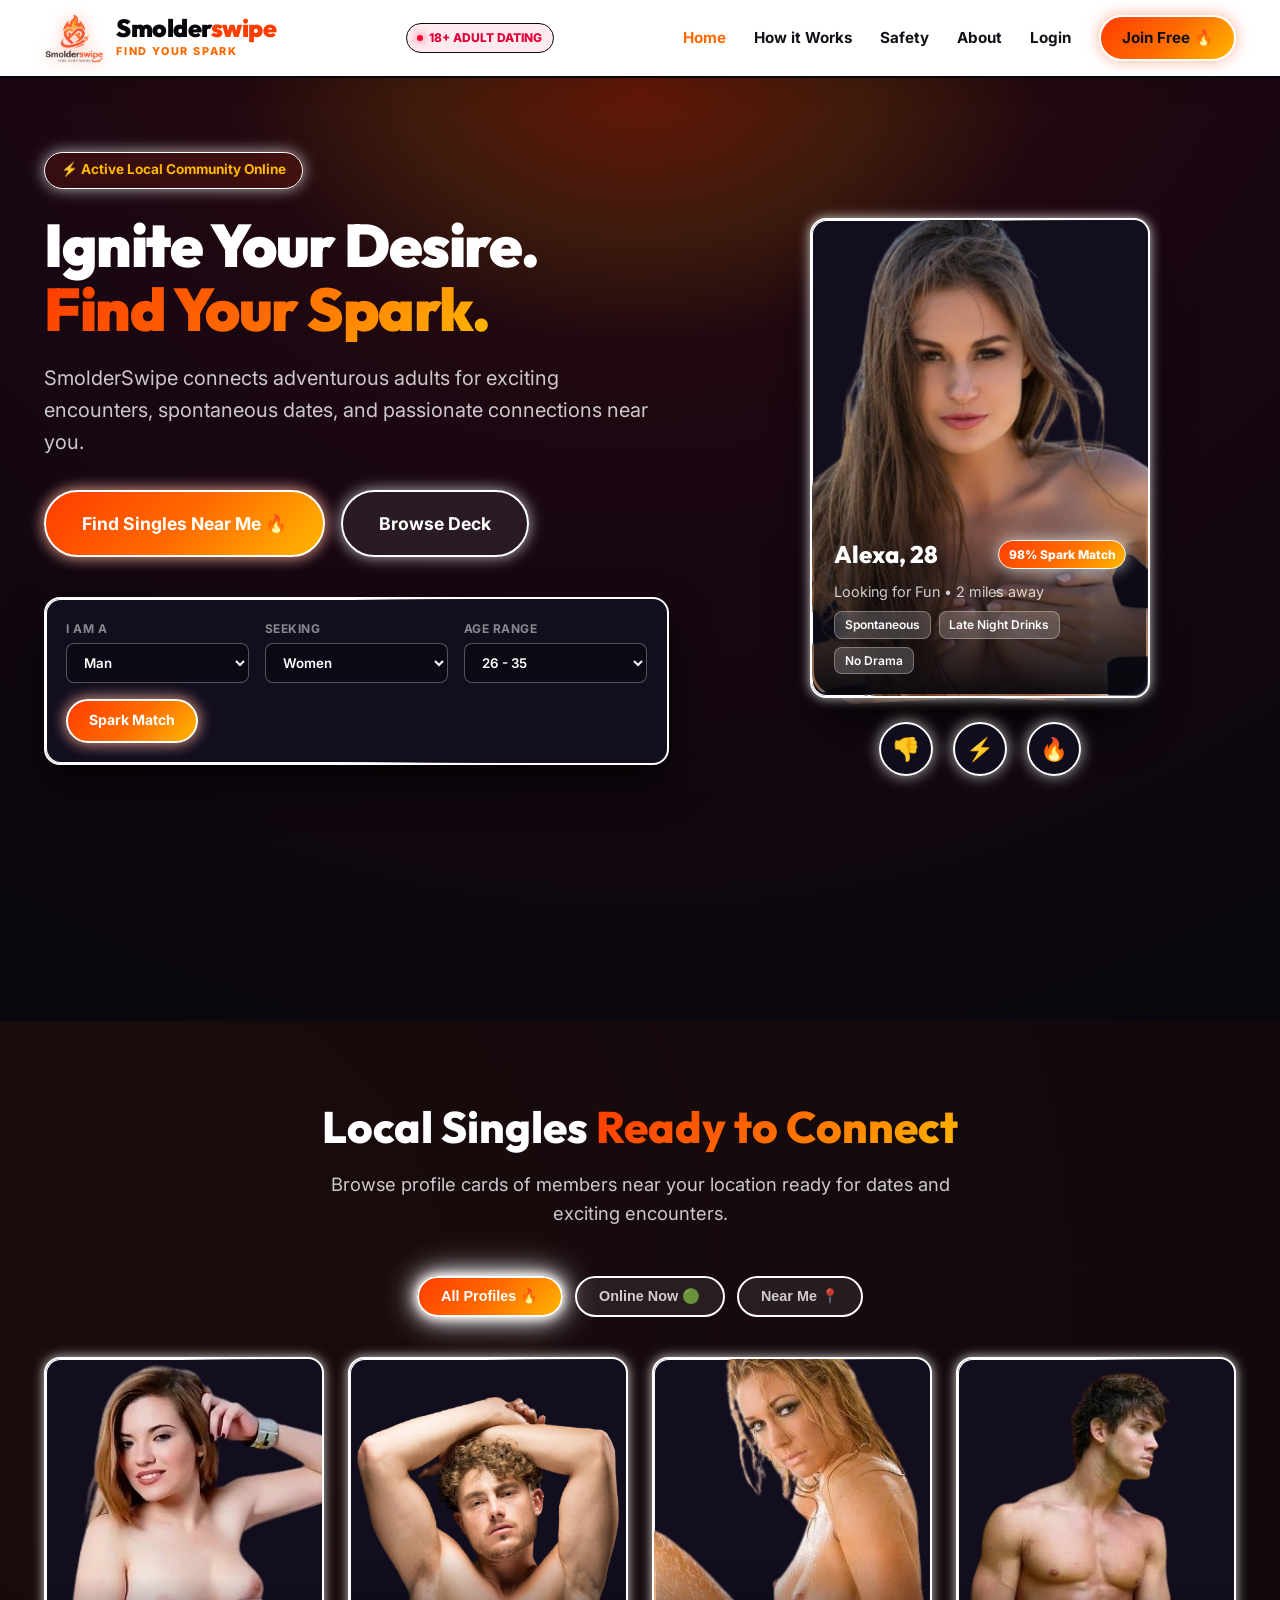
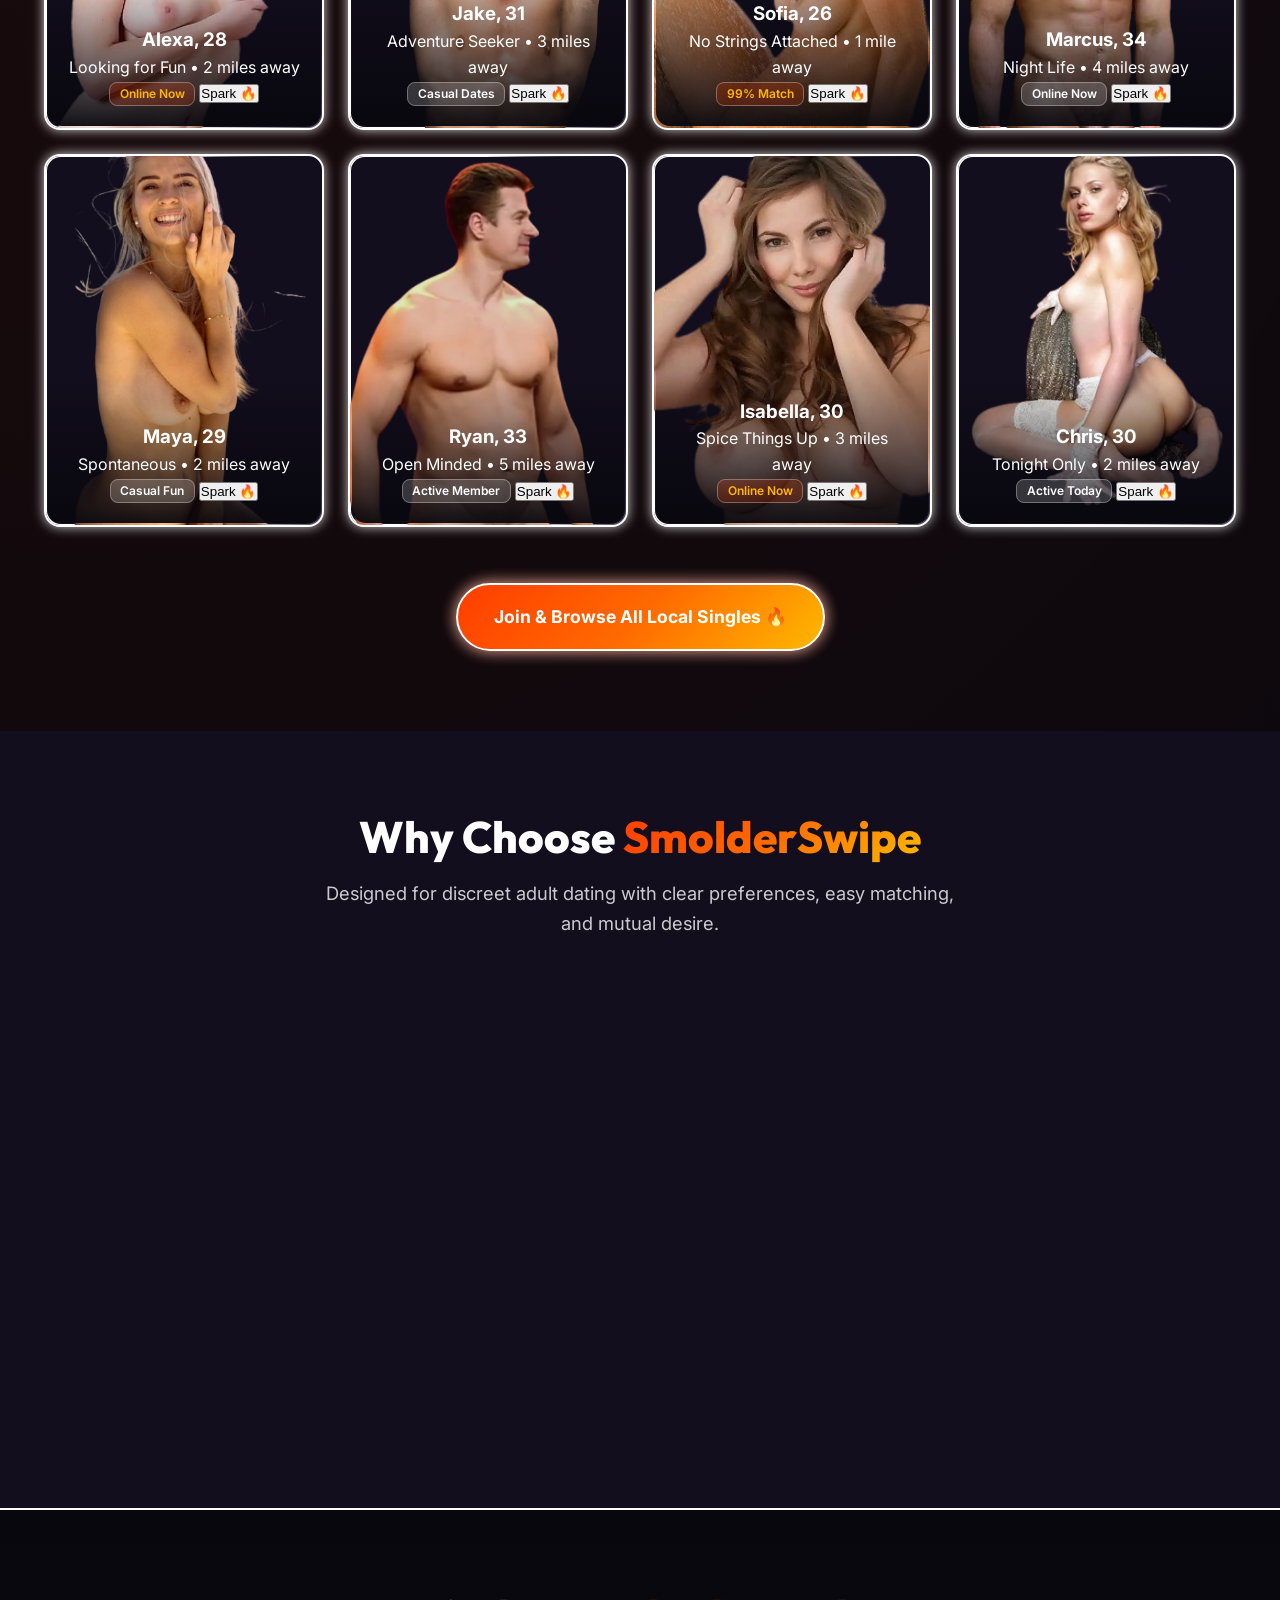
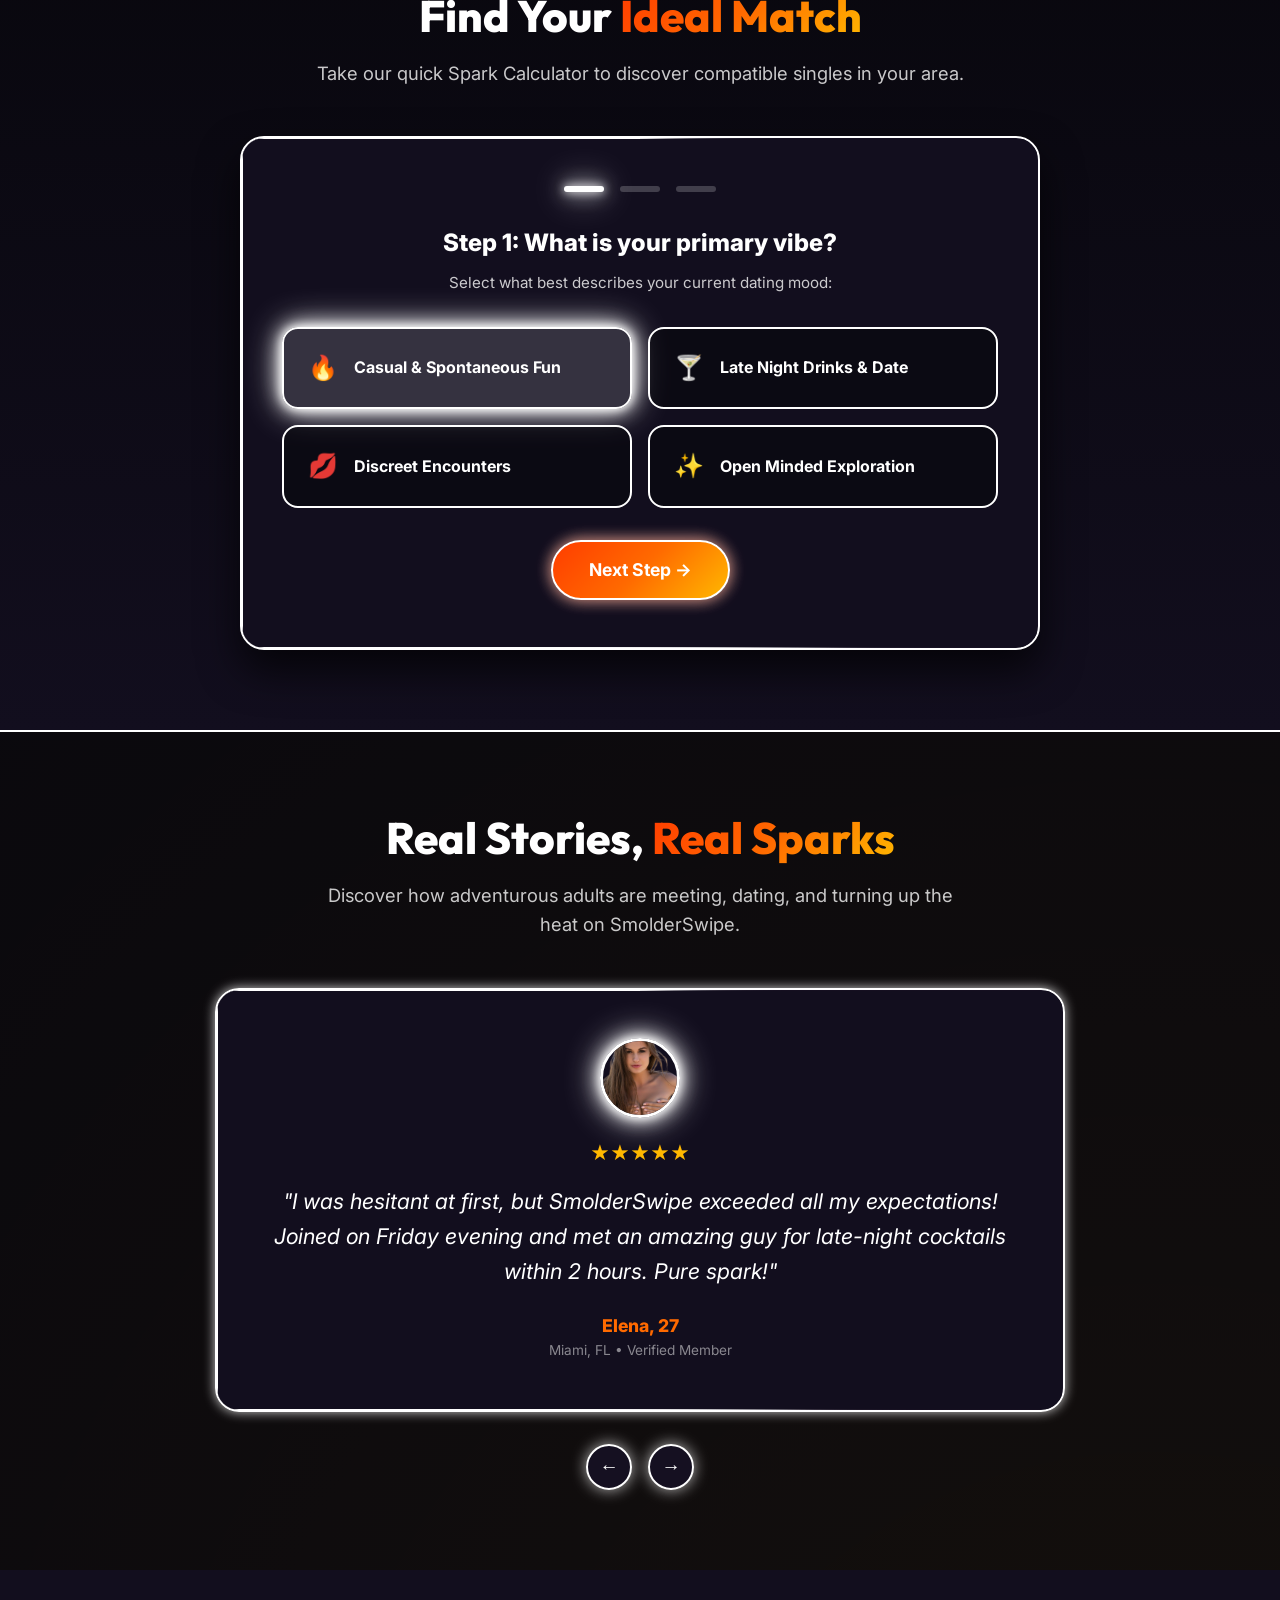
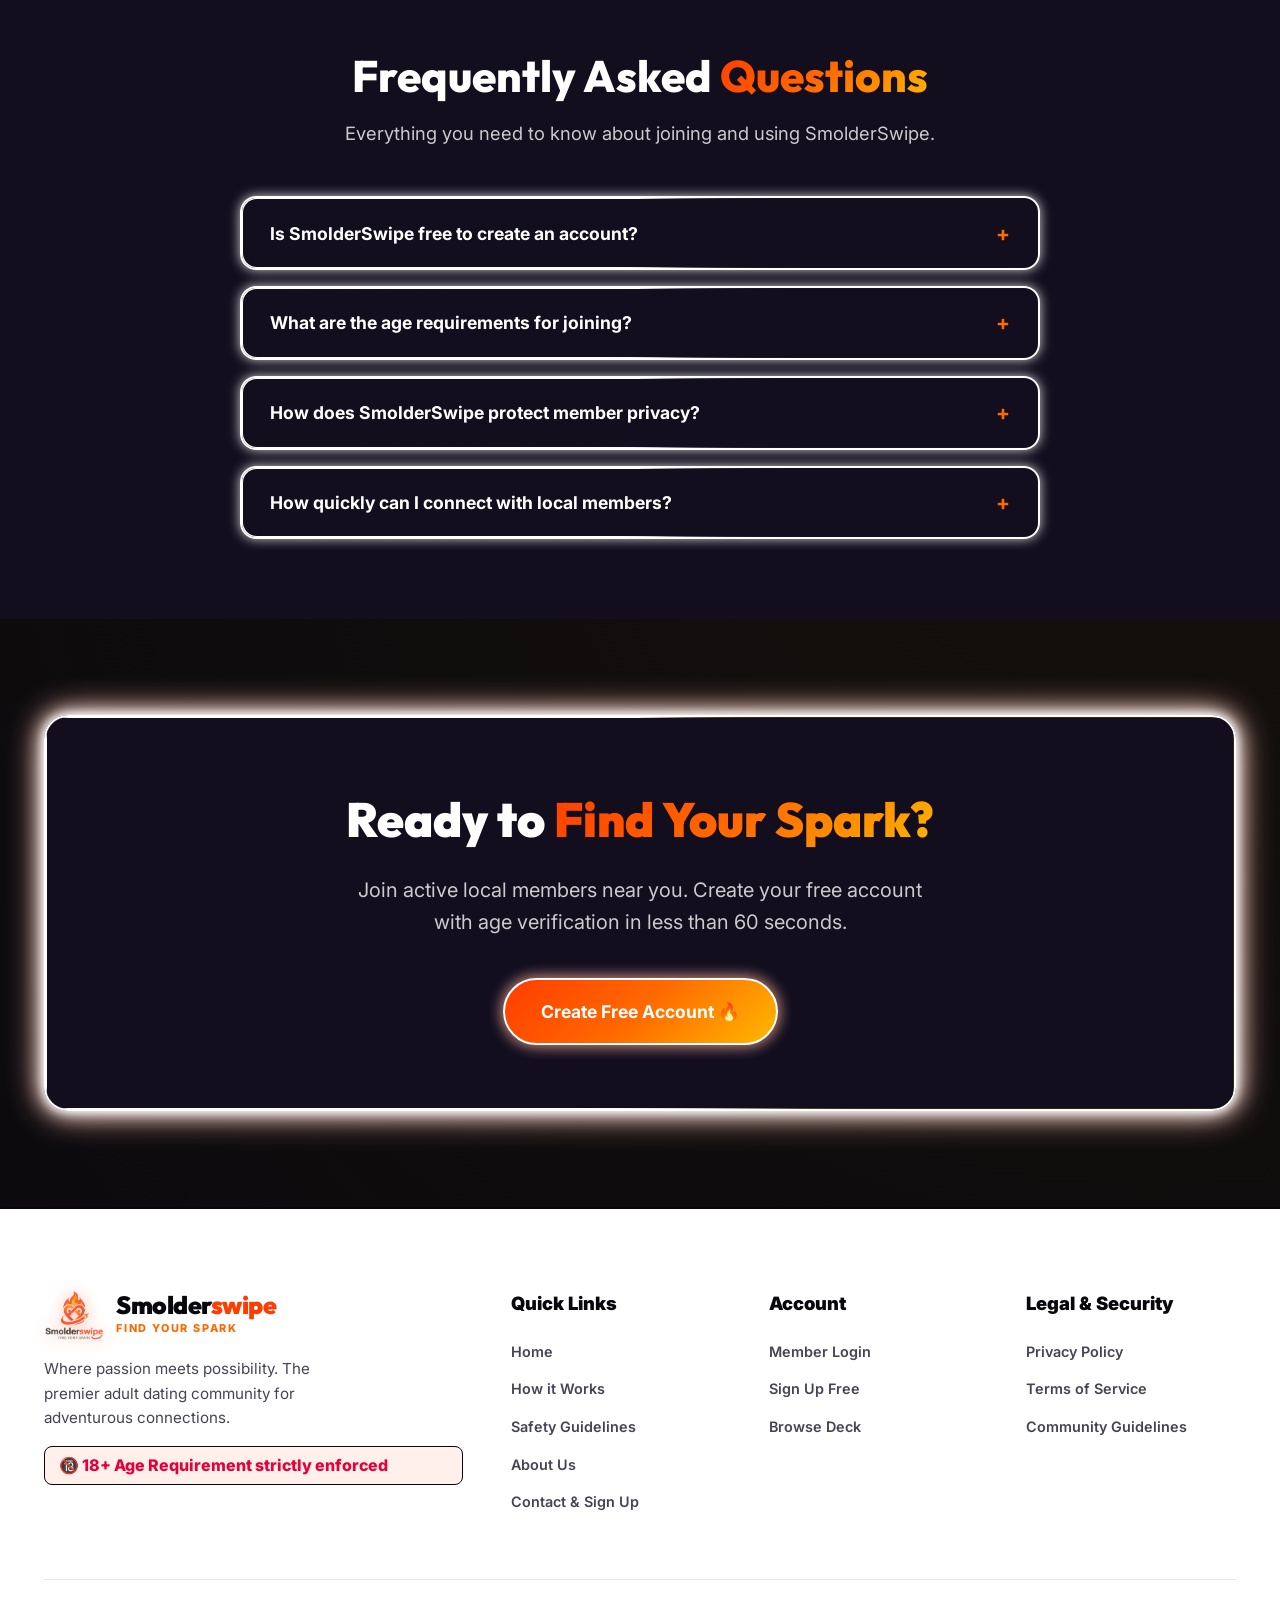
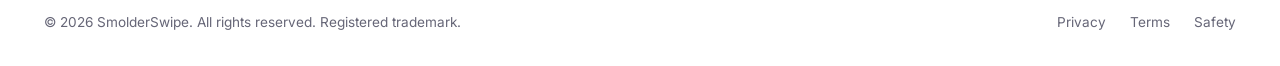
<file: index.html>
<!DOCTYPE html>
<html lang="en">
<head>
    <meta charset="UTF-8">
    <meta name="viewport" content="width=device-width, initial-scale=1.0">
    <title>SmolderSwipe | Ignite Your Desire. Find Your Spark.</title>
    <meta name="description" content="SmolderSwipe is the adult dating platform for adventurous singles seeking exciting encounters, passionate connections, and local dates. Find your spark tonight.">
    
    <!-- Google Fonts -->
    <link rel="preconnect" href="https://fonts.googleapis.com">
    <link rel="preconnect" href="https://fonts.gstatic.com" crossorigin>
    <link href="https://fonts.googleapis.com/css2?family=Inter:wght@300;400;500;600;700&family=Outfit:wght@400;600;800;900&display=swap" rel="stylesheet">
    
    <link rel="stylesheet" href="style.css">
</head>
<body>

    <!-- Navigation Header -->
    <nav id="navbar" class="sticky-nav">
        <div class="nav-container">
            <a href="index.html" class="brand-wrapper">
                <img src="assets/logo.png" alt="SmolderSwipe Logo" class="brand-logo-img">
                <div class="brand-info">
                    <span class="brand-name display-text">Smolder<span>swipe</span></span>
                    <span class="brand-tagline">FIND YOUR SPARK</span>
                </div>
            </a>
            
            <div class="age-badge">
                <span class="pulse-dot"></span>
                <span>18+ ADULT DATING</span>
            </div>

            <div class="hamburger" id="hamburger" aria-label="Toggle Navigation" tabindex="0">
                <span class="bar"></span>
                <span class="bar"></span>
                <span class="bar"></span>
            </div>

            <ul class="nav-links" id="nav-links">
                <li><a href="index.html" class="active">Home</a></li>
                <li><a href="how-it-works.html">How it Works</a></li>
                <li><a href="safety.html">Safety</a></li>
                <li><a href="about.html">About</a></li>
                <li><a href="login.html">Login</a></li>
                <li><a href="contact.html" class="btn btn-ember btn-sm">Join Free 🔥</a></li>
            </ul>
        </div>
    </nav>

    <main>
        <!-- Hero Section -->
        <section id="home" class="hero">
            <div class="hero-ambient-glow"></div>
            <div class="container hero-split">
                <div class="hero-text-col fade-in">
                    <div class="hero-live-tag">
                        <span>⚡ Active Local Community Online</span>
                    </div>
                    <h1 class="hero-title display-text">
                        Ignite Your Desire. <br><span class="gradient-text">Find Your Spark.</span>
                    </h1>
                    <p class="hero-subtitle">
                        SmolderSwipe connects adventurous adults for exciting encounters, spontaneous dates, and passionate connections near you.
                    </p>
                    
                    <div class="hero-actions">
                        <a href="contact.html" class="btn btn-ember btn-large">Find Singles Near Me 🔥</a>
                        <a href="#discover" class="btn btn-outline btn-large">Browse Deck</a>
                    </div>

                    <!-- Quick Match Filter -->
                    <div class="hero-quick-search">
                        <div class="search-field">
                            <label>I Am A</label>
                            <select id="search-gender">
                                <option value="man">Man</option>
                                <option value="woman">Woman</option>
                                <option value="couple">Couple</option>
                            </select>
                        </div>
                        <div class="search-field">
                            <label>Seeking</label>
                            <select id="search-seeking">
                                <option value="woman">Women</option>
                                <option value="man">Men</option>
                                <option value="everyone">Everyone</option>
                            </select>
                        </div>
                        <div class="search-field">
                            <label>Age Range</label>
                            <select id="search-age">
                                <option value="18-25">18 - 25</option>
                                <option value="26-35" selected>26 - 35</option>
                                <option value="36-45">36 - 45</option>
                                <option value="46+">46+</option>
                            </select>
                        </div>
                        <div style="align-self: flex-end;">
                            <a href="#discover" class="btn btn-ember btn-sm">Spark Match</a>
                        </div>
                    </div>
                </div>

                <!-- Right Visual Column (Interactive Swipe Deck Preview) -->
                <div class="hero-visual-col fade-in">
                    <div class="swipe-deck-container">
                        <!-- Background stack cards -->
                        <div class="swipe-card card-bg-1" id="hero-card-bg-1">
                            <img src="assets/jkjk.png" alt="Sofia">
                        </div>
                        <div class="swipe-card card-bg-2" id="hero-card-bg-2">
                            <img src="assets/boy1.png" alt="Jake">
                        </div>
                        
                        <!-- Active Foreground Card -->
                        <div class="swipe-card active-card" id="hero-active-card">
                            <img src="assets/a1.png" alt="Alexa - SmolderSwipe">
                            <div class="swipe-card-info">
                                <div class="swipe-card-header">
                                    <h3 class="card-name display-text">Alexa, 28</h3>
                                    <span class="spark-match-badge">98% Spark Match</span>
                                </div>
                                <p style="color: var(--color-text-muted); font-size: 0.9rem;">Looking for Fun • 2 miles away</p>
                                <div class="card-tags">
                                    <span class="tag-pill">Spontaneous</span>
                                    <span class="tag-pill">Late Night Drinks</span>
                                    <span class="tag-pill">No Drama</span>
                                </div>
                            </div>
                        </div>

                        <!-- Swipe Action Controls -->
                        <div class="swipe-controls">
                            <button id="card-pass-btn" class="control-btn btn-pass" title="Pass">👎</button>
                            <button id="card-super-btn" class="control-btn btn-super" title="Super Spark">⚡</button>
                            <button id="card-like-btn" class="control-btn btn-like" title="Spark Like">🔥</button>
                        </div>
                    </div>
                </div>
            </div>

            <!-- Stats Bar -->
            <div class="container">
                <div class="hero-stats fade-in">
                    <div class="stat-item">
                        <div class="stat-number display-text gradient-text">250K+</div>
                        <div class="stat-label">Active Local Members</div>
                    </div>
                    <div class="stat-item">
                        <div class="stat-number display-text gold-text">4.9 / 5.0</div>
                        <div class="stat-label">Member Rating</div>
                    </div>
                    <div class="stat-item">
                        <div class="stat-number display-text gradient-text">50K+</div>
                        <div class="stat-label">Daily Encounters</div>
                    </div>
                </div>
            </div>
        </section>

        <!-- Profile Discovery ("Smolder Deck") -->
        <section id="discover" class="section">
            <div class="container text-center">
                <h2 class="section-title display-text">Local Singles <span class="gradient-text">Ready to Connect</span></h2>
                <p class="section-subtitle">Browse profile cards of members near your location ready for dates and exciting encounters.</p>

                <!-- Filter Tabs -->
                <div class="filter-tabs">
                    <button class="tab-btn active" data-filter="all">All Profiles 🔥</button>
                    <button class="tab-btn" data-filter="online">Online Now 🟢</button>
                    <button class="tab-btn" data-filter="near">Near Me 📍</button>
                </div>

                <!-- Discover Cards Grid -->
                <div class="discover-grid">
                    <!-- Profile 1 -->
                    <div class="discover-card" data-category="online">
                        <img src="assets/a3.png" alt="Alexa">
                        <div class="discover-overlay">
                            <h3 class="discover-title">Alexa, 28</h3>
                            <p class="discover-sub">Looking for Fun • 2 miles away</p>
                            <div class="discover-actions">
                                <span class="tag-pill" style="background: rgba(255,61,0,0.2); color: var(--color-spark-gold);">Online Now</span>
                                <button class="spark-btn">Spark 🔥</button>
                            </div>
                        </div>
                    </div>

                    <!-- Profile 2 -->
                    <div class="discover-card" data-category="near">
                        <img src="assets/boy1.png" alt="Jake">
                        <div class="discover-overlay">
                            <h3 class="discover-title">Jake, 31</h3>
                            <p class="discover-sub">Adventure Seeker • 3 miles away</p>
                            <div class="discover-actions">
                                <span class="tag-pill">Casual Dates</span>
                                <button class="spark-btn">Spark 🔥</button>
                            </div>
                        </div>
                    </div>

                    <!-- Profile 3 -->
                    <div class="discover-card" data-category="online">
                        <img src="assets/jkjk.png" alt="Sofia">
                        <div class="discover-overlay">
                            <h3 class="discover-title">Sofia, 26</h3>
                            <p class="discover-sub">No Strings Attached • 1 mile away</p>
                            <div class="discover-actions">
                                <span class="tag-pill" style="background: rgba(255,61,0,0.2); color: var(--color-spark-gold);">99% Match</span>
                                <button class="spark-btn">Spark 🔥</button>
                            </div>
                        </div>
                    </div>

                    <!-- Profile 4 -->
                    <div class="discover-card" data-category="online">
                        <img src="assets/boy2.png" alt="Marcus">
                        <div class="discover-overlay">
                            <h3 class="discover-title">Marcus, 34</h3>
                            <p class="discover-sub">Night Life • 4 miles away</p>
                            <div class="discover-actions">
                                <span class="tag-pill">Online Now</span>
                                <button class="spark-btn">Spark 🔥</button>
                            </div>
                        </div>
                    </div>

                    <!-- Profile 5 -->
                    <div class="discover-card" data-category="near">
                        <img src="assets/jeu.png" alt="Maya">
                        <div class="discover-overlay">
                            <h3 class="discover-title">Maya, 29</h3>
                            <p class="discover-sub">Spontaneous • 2 miles away</p>
                            <div class="discover-actions">
                                <span class="tag-pill">Casual Fun</span>
                                <button class="spark-btn">Spark 🔥</button>
                            </div>
                        </div>
                    </div>

                    <!-- Profile 6 -->
                    <div class="discover-card" data-category="near">
                        <img src="assets/cf.png" alt="Ryan">
                        <div class="discover-overlay">
                            <h3 class="discover-title">Ryan, 33</h3>
                            <p class="discover-sub">Open Minded • 5 miles away</p>
                            <div class="discover-actions">
                                <span class="tag-pill">Active Member</span>
                                <button class="spark-btn">Spark 🔥</button>
                            </div>
                        </div>
                    </div>

                    <!-- Profile 7 -->
                    <div class="discover-card" data-category="online">
                        <img src="assets/a4.png" alt="Isabella">
                        <div class="discover-overlay">
                            <h3 class="discover-title">Isabella, 30</h3>
                            <p class="discover-sub">Spice Things Up • 3 miles away</p>
                            <div class="discover-actions">
                                <span class="tag-pill" style="background: rgba(255,61,0,0.2); color: var(--color-spark-gold);">Online Now</span>
                                <button class="spark-btn">Spark 🔥</button>
                            </div>
                        </div>
                    </div>

                    <!-- Profile 8 -->
                    <div class="discover-card" data-category="near">
                        <img src="assets/a2.png" alt="Chris">
                        <div class="discover-overlay">
                            <h3 class="discover-title">Chris, 30</h3>
                            <p class="discover-sub">Tonight Only • 2 miles away</p>
                            <div class="discover-actions">
                                <span class="tag-pill">Active Today</span>
                                <button class="spark-btn">Spark 🔥</button>
                            </div>
                        </div>
                    </div>
                </div>

                <div style="margin-top: 3.5rem;">
                    <a href="contact.html" class="btn btn-ember btn-large">Join & Browse All Local Singles 🔥</a>
                </div>
            </div>
        </section>

        <!-- Bento Features Grid Section -->
        <section id="features" class="section" style="background: var(--color-surface-dark);">
            <div class="container text-center">
                <h2 class="section-title display-text">Why Choose <span class="gradient-text">SmolderSwipe</span></h2>
                <p class="section-subtitle">Designed for discreet adult dating with clear preferences, easy matching, and mutual desire.</p>

                <div class="bento-grid">
                    <div class="bento-card bento-wide fade-in">
                    
                        <h3>Instant Spark Matching</h3>
                        <p>Our smart algorithm matches your preferences, location radius, and lifestyle vibes so you connect with local singles seeking similar experiences.</p>
                    </div>

                    <div class="bento-card fade-in">
                     
                        <h3>Discreet & Private Controls</h3>
                        <p>Your privacy is respected. Private profile modes, secure messaging, and subtle billing descriptors keep your personal life confidential.</p>
                    </div>

                    <div class="bento-card fade-in">
                      
                        <h3>Active Adult Community</h3>
                        <p>Connect with real local members seeking casual dating, nightlife dates, and exciting encounters.</p>
                    </div>

                    <div class="bento-card bento-wide fade-in">
                       
                        <h3>Direct Local Encounters</h3>
                        <p>Connect directly with active members nearby who are ready to meet up for drinks and dates tonight.</p>
                    </div>
                </div>
            </div>
        </section>

        <!-- Interactive Spark Quiz / Match Calculator -->
        <section class="section quiz-section">
            <div class="container text-center">
                <h2 class="section-title display-text">Find Your <span class="gradient-text">Ideal Match</span></h2>
                <p class="section-subtitle">Take our quick Spark Calculator to discover compatible singles in your area.</p>

                <div class="quiz-card" id="spark-quiz-card">
                    <div class="quiz-steps-indicator">
                        <div class="step-dot active"></div>
                        <div class="step-dot"></div>
                        <div class="step-dot"></div>
                    </div>

                    <!-- Step 1 -->
                    <div class="quiz-step" id="quiz-step-1">
                        <h3 style="font-size: 1.5rem; font-weight: 800; margin-bottom: 0.5rem;">Step 1: What is your primary vibe?</h3>
                        <p style="color: var(--color-text-muted); font-size: 0.95rem;">Select what best describes your current dating mood:</p>

                        <div class="quiz-options-grid">
                            <div class="option-card selected">
                                <span class="option-icon">🔥</span>
                                <span class="option-title">Casual & Spontaneous Fun</span>
                            </div>
                            <div class="option-card">
                                <span class="option-icon">🍸</span>
                                <span class="option-title">Late Night Drinks & Date</span>
                            </div>
                            <div class="option-card">
                                <span class="option-icon">💋</span>
                                <span class="option-title">Discreet Encounters</span>
                            </div>
                            <div class="option-card">
                                <span class="option-icon">✨</span>
                                <span class="option-title">Open Minded Exploration</span>
                            </div>
                        </div>
                    </div>

                    <!-- Step 2 -->
                    <div class="quiz-step" id="quiz-step-2" style="display: none;">
                        <h3 style="font-size: 1.5rem; font-weight: 800; margin-bottom: 0.5rem;">Step 2: Who are you seeking?</h3>
                        <p style="color: var(--color-text-muted); font-size: 0.95rem;">Choose your target match preferences:</p>

                        <div class="quiz-options-grid">
                            <div class="option-card selected">
                                <span class="option-icon">💃</span>
                                <span class="option-title">Adventurous Women</span>
                            </div>
                            <div class="option-card">
                                <span class="option-icon">🕺</span>
                                <span class="option-title">Exciting Men</span>
                            </div>
                            <div class="option-card">
                                <span class="option-icon">🥂</span>
                                <span class="option-title">Couples & Groups</span>
                            </div>
                            <div class="option-card">
                                <span class="option-icon">⭐</span>
                                <span class="option-title">Everyone</span>
                            </div>
                        </div>
                    </div>

                    <!-- Step 3 -->
                    <div class="quiz-step" id="quiz-step-3" style="display: none;">
                        <h3 style="font-size: 1.5rem; font-weight: 800; margin-bottom: 0.5rem;">Step 3: Preferred Location Distance?</h3>
                        <p style="color: var(--color-text-muted); font-size: 0.95rem;">How far are you willing to travel tonight?</p>

                        <div class="quiz-options-grid">
                            <div class="option-card selected">
                                <span class="option-icon">📍</span>
                                <span class="option-title">Within 5 Miles</span>
                            </div>
                            <div class="option-card">
                                <span class="option-icon">🚗</span>
                                <span class="option-title">Within 15 Miles</span>
                            </div>
                            <div class="option-card">
                                <span class="option-icon">🌆</span>
                                <span class="option-title">Entire City Area</span>
                            </div>
                            <div class="option-card">
                                <span class="option-icon">✈️</span>
                                <span class="option-title">Travel & Anywhere</span>
                            </div>
                        </div>
                    </div>

                    <div style="margin-top: 2rem;">
                        <button id="quiz-next-btn" class="btn btn-ember btn-large">Next Step →</button>
                    </div>
                </div>
            </div>
        </section>

        <!-- Testimonials Carousel -->
        <section id="about" class="section">
            <div class="container text-center">
                <h2 class="section-title display-text">Real Stories, <span class="gradient-text">Real Sparks</span></h2>
                <p class="section-subtitle">Discover how adventurous adults are meeting, dating, and turning up the heat on SmolderSwipe.</p>

                <div class="testimonial-container">
                    <div class="testimonial-card active">
                        <img src="assets/a1.png" alt="Elena" class="testimonial-avatar">
                        <div class="stars">★★★★★</div>
                        <p class="quote-text">"I was hesitant at first, but SmolderSwipe exceeded all my expectations! Joined on Friday evening and met an amazing guy for late-night cocktails within 2 hours. Pure spark!"</p>
                        <div class="author-info">Elena, 27</div>
                        <div class="author-meta">Miami, FL • Verified Member</div>
                    </div>

                    <div class="testimonial-card">
                        <img src="assets/boy1.png" alt="Marcus" class="testimonial-avatar">
                        <div class="stars">★★★★★</div>
                        <p class="quote-text">"Hands down the best adult dating app out there. Direct, discreet, and packed with active local singles who actually want to meet up for spontaneous nightlife dates."</p>
                        <div class="author-info">Marcus, 32</div>
                        <div class="author-meta">Austin, TX • Verified Member</div>
                    </div>

                    <div class="testimonial-card">
                        <img src="assets/a3.png" alt="Sophia" class="testimonial-avatar">
                        <div class="stars">★★★★★</div>
                        <p class="quote-text">"The Spark Deck is so intuitive! matched with a great guy, grabbed drinks downtown, and had an unforgettable night. The discreet privacy controls are top tier."</p>
                        <div class="author-info">Sophia, 29</div>
                        <div class="author-meta">Chicago, IL • Verified Member</div>
                    </div>

                    <div class="testimonial-card">
                        <img src="assets/a4.png" alt="Isabella" class="testimonial-avatar">
                        <div class="stars">★★★★★</div>
                        <p class="quote-text">"No time wasting and no endless back-and-forth messaging. The match algorithm paired me with like-minded singles nearby right away. Highly recommend!"</p>
                        <div class="author-info">Isabella, 26</div>
                        <div class="author-meta">Los Angeles, CA • Verified Member</div>
                    </div>

                    <div class="carousel-nav">
                        <button class="carousel-btn" id="car-prev" aria-label="Previous">&larr;</button>
                        <button class="carousel-btn" id="car-next" aria-label="Next">&rarr;</button>
                    </div>
                </div>
            </div>
        </section>

        <!-- FAQ Accordion -->
        <section id="faq" class="section" style="background: var(--color-surface-dark);">
            <div class="container">
                <h2 class="section-title text-center display-text">Frequently Asked <span class="gradient-text">Questions</span></h2>
                <p class="section-subtitle text-center">Everything you need to know about joining and using SmolderSwipe.</p>

                <div class="faq-grid">
                    <div class="faq-item">
                        <button class="faq-question">
                            Is SmolderSwipe free to create an account?
                            <span class="faq-icon">+</span>
                        </button>
                        <div class="faq-answer">
                            <p>Yes! Creating your account, setting your preferences, browsing profiles, and calculating matches is 100% free.</p>
                        </div>
                    </div>

                    <div class="faq-item">
                        <button class="faq-question">
                            What are the age requirements for joining?
                            <span class="faq-icon">+</span>
                        </button>
                        <div class="faq-answer">
                            <p>All members must be at least 18 years of age (or the age of legal majority). Age verification via date of birth confirmation is required during account sign-up.</p>
                        </div>
                    </div>

                    <div class="faq-item">
                        <button class="faq-question">
                            How does SmolderSwipe protect member privacy?
                            <span class="faq-icon">+</span>
                        </button>
                        <div class="faq-answer">
                            <p>We use encrypted data connections, anonymous profile display options, and discreet bank billing descriptors so your personal life stays confidential.</p>
                        </div>
                    </div>

                    <div class="faq-item">
                        <button class="faq-question">
                            How quickly can I connect with local members?
                            <span class="faq-icon">+</span>
                        </button>
                        <div class="faq-answer">
                            <p>Most members start connecting with matches within minutes of creating their profile. Use our filter tabs and Spark tools to find local members!</p>
                        </div>
                    </div>
                </div>
            </div>
        </section>

        <!-- Call to Action Banner -->
        <section class="section cta-section">
            <div class="container">
                <div class="cta-card fade-in">
                    <h2 class="cta-title display-text">Ready to <span class="gradient-text">Find Your Spark?</span></h2>
                    <p class="cta-subtitle">Join active local members near you. Create your free account with age verification in less than 60 seconds.</p>
                    <a href="contact.html" class="btn btn-ember btn-large">Create Free Account 🔥</a>
                </div>
            </div>
        </section>
    </main>

    <!-- Modern Dark Footer -->
    <footer class="footer">
        <div class="container">
            <div class="footer-grid">
                <div class="footer-brand">
                    <a href="index.html" class="brand-wrapper">
                        <img src="assets/logo.png" alt="SmolderSwipe Logo" class="brand-logo-img">
                        <div class="brand-info">
                            <span class="brand-name display-text">Smolder<span>swipe</span></span>
                            <span class="brand-tagline">FIND YOUR SPARK</span>
                        </div>
                    </a>
                    <p>Where passion meets possibility. The premier adult dating community for adventurous connections.</p>
                    <span class="footer-18-notice">🔞 18+ Age Requirement strictly enforced</span>
                </div>

                <div class="footer-col">
                    <h4>Quick Links</h4>
                    <ul>
                        <li><a href="index.html">Home</a></li>
                        <li><a href="how-it-works.html">How it Works</a></li>
                        <li><a href="safety.html">Safety Guidelines</a></li>
                        <li><a href="about.html">About Us</a></li>
                        <li><a href="contact.html">Contact & Sign Up</a></li>
                    </ul>
                </div>

                <div class="footer-col">
                    <h4>Account</h4>
                    <ul>
                        <li><a href="login.html">Member Login</a></li>
                        <li><a href="contact.html">Sign Up Free</a></li>
                        <li><a href="index.html#discover">Browse Deck</a></li>
                    </ul>
                </div>

                <div class="footer-col">
                    <h4>Legal & Security</h4>
                    <ul>
                        <li><a href="privacy.html">Privacy Policy</a></li>
                        <li><a href="terms.html">Terms of Service</a></li>
                        <li><a href="community.html">Community Guidelines</a></li>
                    </ul>
                </div>
            </div>

            <div class="footer-bottom">
                <p>&copy; 2026 SmolderSwipe. All rights reserved. Registered trademark.</p>
                <div style="display: flex; gap: 1.5rem;">
                    <a href="privacy.html">Privacy</a>
                    <a href="terms.html">Terms</a>
                    <a href="safety.html">Safety</a>
                </div>
            </div>
        </div>
    </footer>

    <script src="script.js"></script>
</body>
</html>
</file>
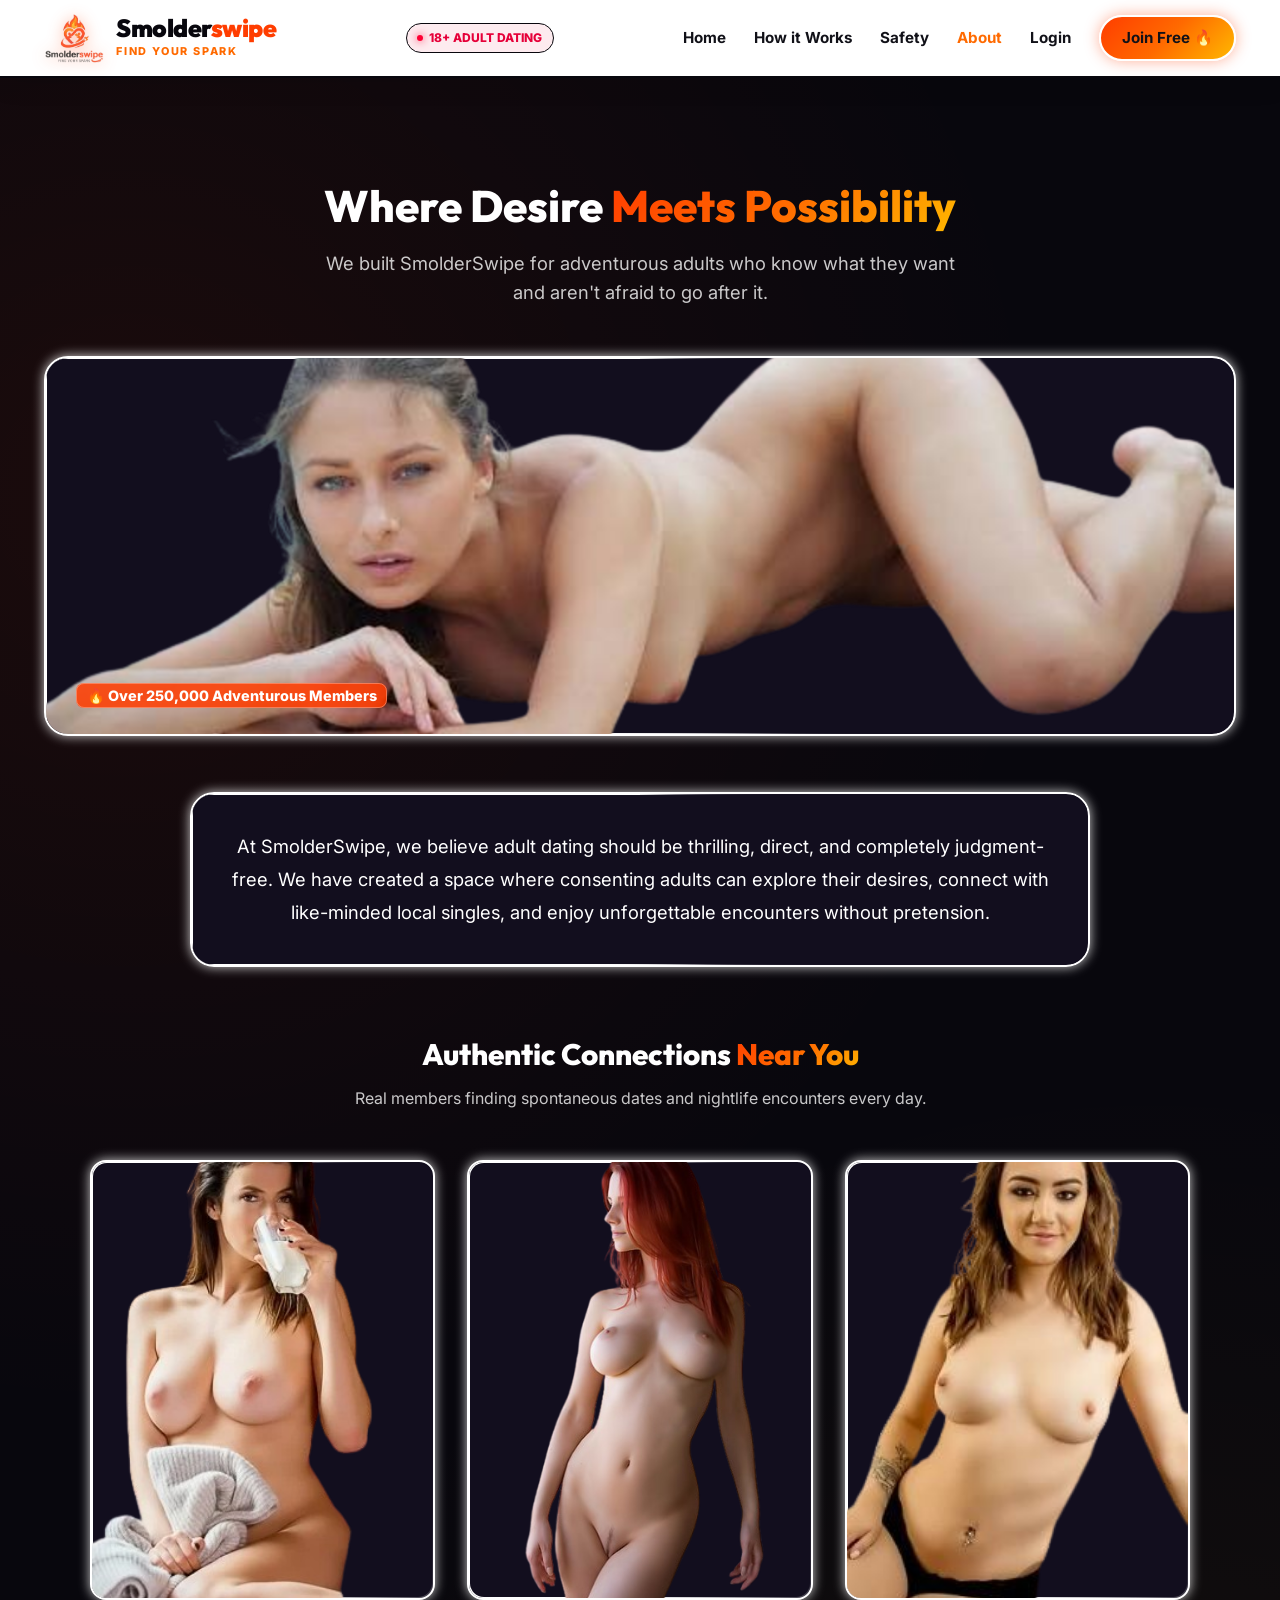
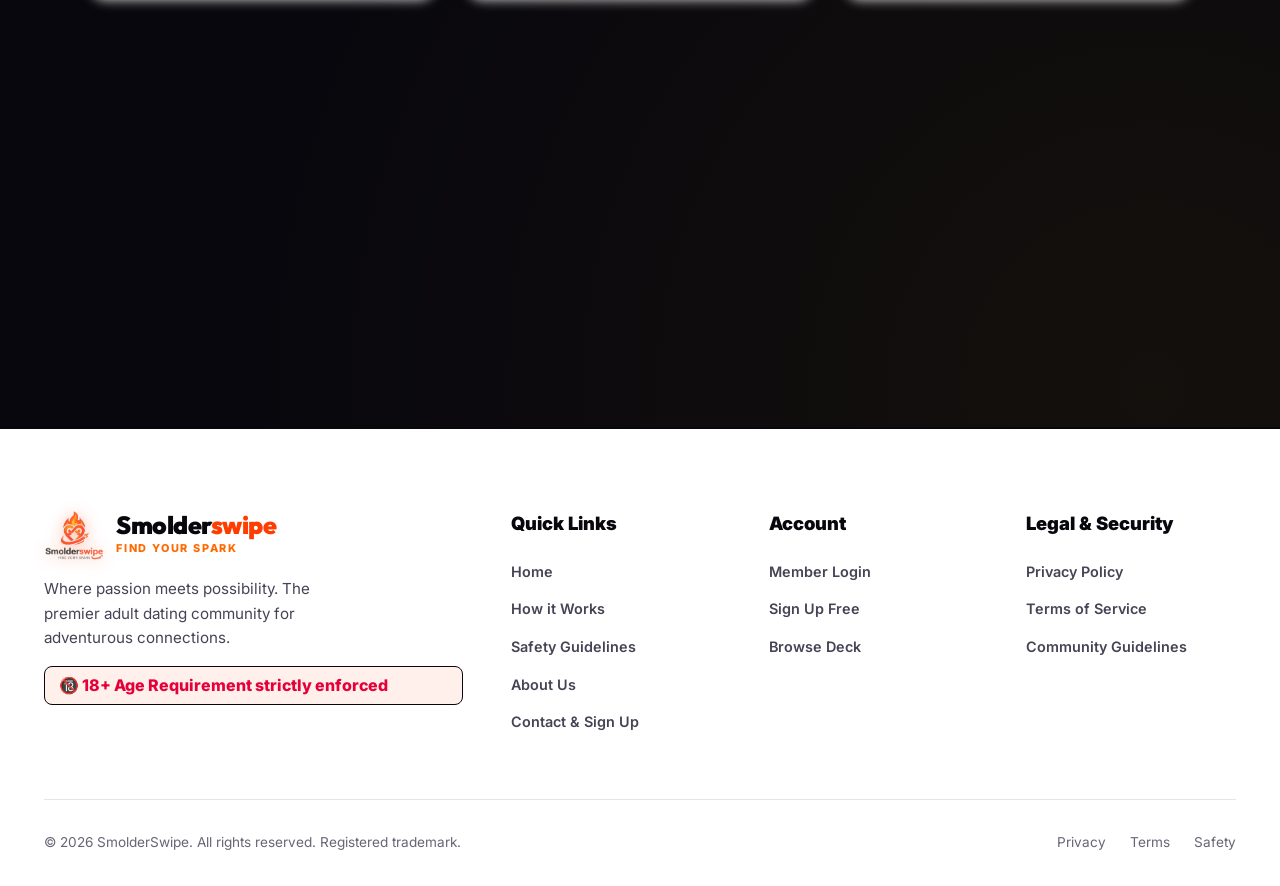
<file: about.html>
<!DOCTYPE html>
<html lang="en">
<head>
    <meta charset="UTF-8">
    <meta name="viewport" content="width=device-width, initial-scale=1.0">
    <title>About Us | SmolderSwipe Adult Dating</title>
    <meta name="description" content="Learn about SmolderSwipe - where desire meets reality for adventurous adults seeking authentic, discreet connections.">
    
    <!-- Google Fonts -->
    <link rel="preconnect" href="https://fonts.googleapis.com">
    <link rel="preconnect" href="https://fonts.gstatic.com" crossorigin>
    <link href="https://fonts.googleapis.com/css2?family=Inter:wght@300;400;500;600;700&family=Outfit:wght@400;600;800;900&display=swap" rel="stylesheet">
    
    <link rel="stylesheet" href="style.css">
    <style>
        .about-hero-image {
            width: 100%;
            height: 380px;
            border-radius: var(--radius-lg);
            overflow: hidden;
            position: relative;
            z-index: 2;
            margin: 2.5rem 0 3.5rem;
        }

        .about-hero-image img {
            width: 100%;
            height: 100%;
            object-fit: cover;
            object-position: center;
            position: relative;
            z-index: 2;
        }

        .about-grid-images {
            display: grid;
            grid-template-columns: repeat(3, 1fr);
            gap: 2rem;
            margin-top: 3rem;
        }

        .about-img-card {
            border-radius: var(--radius-md);
            overflow: hidden;
            height: 440px;
            position: relative;
            z-index: 2;
            transition: var(--transition);
        }

        .about-img-card:hover {
            transform: translateY(-8px) scale(1.03);
            box-shadow: var(--glow-neon-white);
        }

        .about-img-card img {
            width: 100%;
            height: 100%;
            object-fit: cover;
            object-position: center;
            position: relative;
            z-index: 2;
            transition: transform 0.5s ease;
        }

        .about-img-card:hover img {
            transform: scale(1.08);
        }

        @media (max-width: 768px) {
            .about-grid-images {
                grid-template-columns: 1fr;
            }
        }
    </style>
</head>
<body>

    <!-- Navigation Header (White Background) -->
    <nav id="navbar" class="sticky-nav">
        <div class="nav-container">
            <a href="index.html" class="brand-wrapper">
                <img src="assets/logo.png" alt="SmolderSwipe Logo" class="brand-logo-img">
                <div class="brand-info">
                    <span class="brand-name display-text">Smolder<span>swipe</span></span>
                    <span class="brand-tagline">FIND YOUR SPARK</span>
                </div>
            </a>
            
            <div class="age-badge">
                <span class="pulse-dot"></span>
                <span>18+ ADULT DATING</span>
            </div>

            <div class="hamburger" id="hamburger" aria-label="Toggle Navigation" tabindex="0">
                <span class="bar"></span>
                <span class="bar"></span>
                <span class="bar"></span>
            </div>

            <ul class="nav-links" id="nav-links">
                <li><a href="index.html">Home</a></li>
                <li><a href="how-it-works.html">How it Works</a></li>
                <li><a href="safety.html">Safety</a></li>
                <li><a href="about.html" class="active">About</a></li>
                <li><a href="login.html">Login</a></li>
                <li><a href="contact.html" class="btn btn-ember btn-sm">Join Free 🔥</a></li>
            </ul>
        </div>
    </nav>

    <main style="padding-top: 100px;">
        <section class="section">
            <div class="container text-center">
                <h1 class="section-title display-text">Where Desire <span class="gradient-text">Meets Possibility</span></h1>
                <p class="section-subtitle">We built SmolderSwipe for adventurous adults who know what they want and aren't afraid to go after it.</p>

                <!-- Featured Hero Banner Image -->
                <div class="about-hero-image white-glow-card fade-in">
                    <img src="assets/mm.png" alt="SmolderSwipe Community">
                    <div style="position: absolute; bottom: 25px; left: 30px; z-index: 3; text-align: left;">
                        <span class="tag-pill" style="background: rgba(255,61,0,0.85); font-weight: 800; font-size: 0.9rem;">🔥 Over 250,000 Adventurous Members</span>
                    </div>
                </div>

                <div class="bento-card fade-in" style="max-width: 900px; margin: 0 auto 3rem; text-align: center;">
                    <p style="font-size: 1.15rem; color: var(--color-text-main); line-height: 1.8;">
                        At SmolderSwipe, we believe adult dating should be thrilling, direct, and completely judgment-free. We have created a space where consenting adults can explore their desires, connect with like-minded local singles, and enjoy unforgettable encounters without pretension.
                    </p>
                </div>

                

                <!-- Images Gallery Grid -->
                <div style="max-width: 1100px; margin: 4rem auto 0;" class="text-center">
                    <h3 class="display-text" style="font-size: 1.85rem; margin-bottom: 0.5rem;">Authentic Connections <span class="gradient-text">Near You</span></h3>
                    <p style="color: var(--color-text-muted); margin-bottom: 2.5rem;">Real members finding spontaneous dates and nightlife encounters every day.</p>

                    <div class="about-grid-images">
                        <div class="about-img-card white-glow-card">
                            <img src="assets/jj.png" alt="SmolderSwipe Community Life">
                        </div>
                        <div class="about-img-card white-glow-card">
                            <img src="assets/nn.png" alt="Discreet Encounters">
                        </div>
                        <div class="about-img-card white-glow-card">
                            <img src="assets/a6.png" alt="Local Nightlife Dates">
                        </div>
                    </div>
                </div>

                <div class="cta-card fade-in" style="max-width: 900px; margin: 4rem auto 0; padding: 3rem 2rem;">
                    <blockquote style="font-size: 1.8rem; font-weight: 800; font-family: var(--font-display); color: var(--color-spark-gold); font-style: italic; margin-bottom: 1.5rem;">
                        "Life's too short for boring dates. Let's find your spark tonight."
                    </blockquote>
                    <a href="contact.html" class="btn btn-ember btn-large">Join the SmolderSwipe Community 🔥</a>
                </div>
            </div>
        </section>
    </main>

    <!-- Modern White Footer -->
    <footer class="footer">
        <div class="container">
            <div class="footer-grid">
                <div class="footer-brand">
                    <a href="index.html" class="brand-wrapper">
                        <img src="assets/logo.png" alt="SmolderSwipe Logo" class="brand-logo-img">
                        <div class="brand-info">
                            <span class="brand-name display-text">Smolder<span>swipe</span></span>
                            <span class="brand-tagline">FIND YOUR SPARK</span>
                        </div>
                    </a>
                    <p>Where passion meets possibility. The premier adult dating community for adventurous connections.</p>
                    <span class="footer-18-notice">🔞 18+ Age Requirement strictly enforced</span>
                </div>

                <div class="footer-col">
                    <h4>Quick Links</h4>
                    <ul>
                        <li><a href="index.html">Home</a></li>
                        <li><a href="how-it-works.html">How it Works</a></li>
                        <li><a href="safety.html">Safety Guidelines</a></li>
                        <li><a href="about.html">About Us</a></li>
                        <li><a href="contact.html">Contact & Sign Up</a></li>
                    </ul>
                </div>

                <div class="footer-col">
                    <h4>Account</h4>
                    <ul>
                        <li><a href="login.html">Member Login</a></li>
                        <li><a href="contact.html">Sign Up Free</a></li>
                        <li><a href="index.html#discover">Browse Deck</a></li>
                    </ul>
                </div>

                <div class="footer-col">
                    <h4>Legal & Security</h4>
                    <ul>
                        <li><a href="privacy.html">Privacy Policy</a></li>
                        <li><a href="terms.html">Terms of Service</a></li>
                        <li><a href="community.html">Community Guidelines</a></li>
                    </ul>
                </div>
            </div>

            <div class="footer-bottom">
                <p>&copy; 2026 SmolderSwipe. All rights reserved. Registered trademark.</p>
                <div style="display: flex; gap: 1.5rem;">
                    <a href="privacy.html">Privacy</a>
                    <a href="terms.html">Terms</a>
                    <a href="safety.html">Safety</a>
                </div>
            </div>
        </div>
    </footer>

    <script src="script.js"></script>
</body>
</html>
</file>
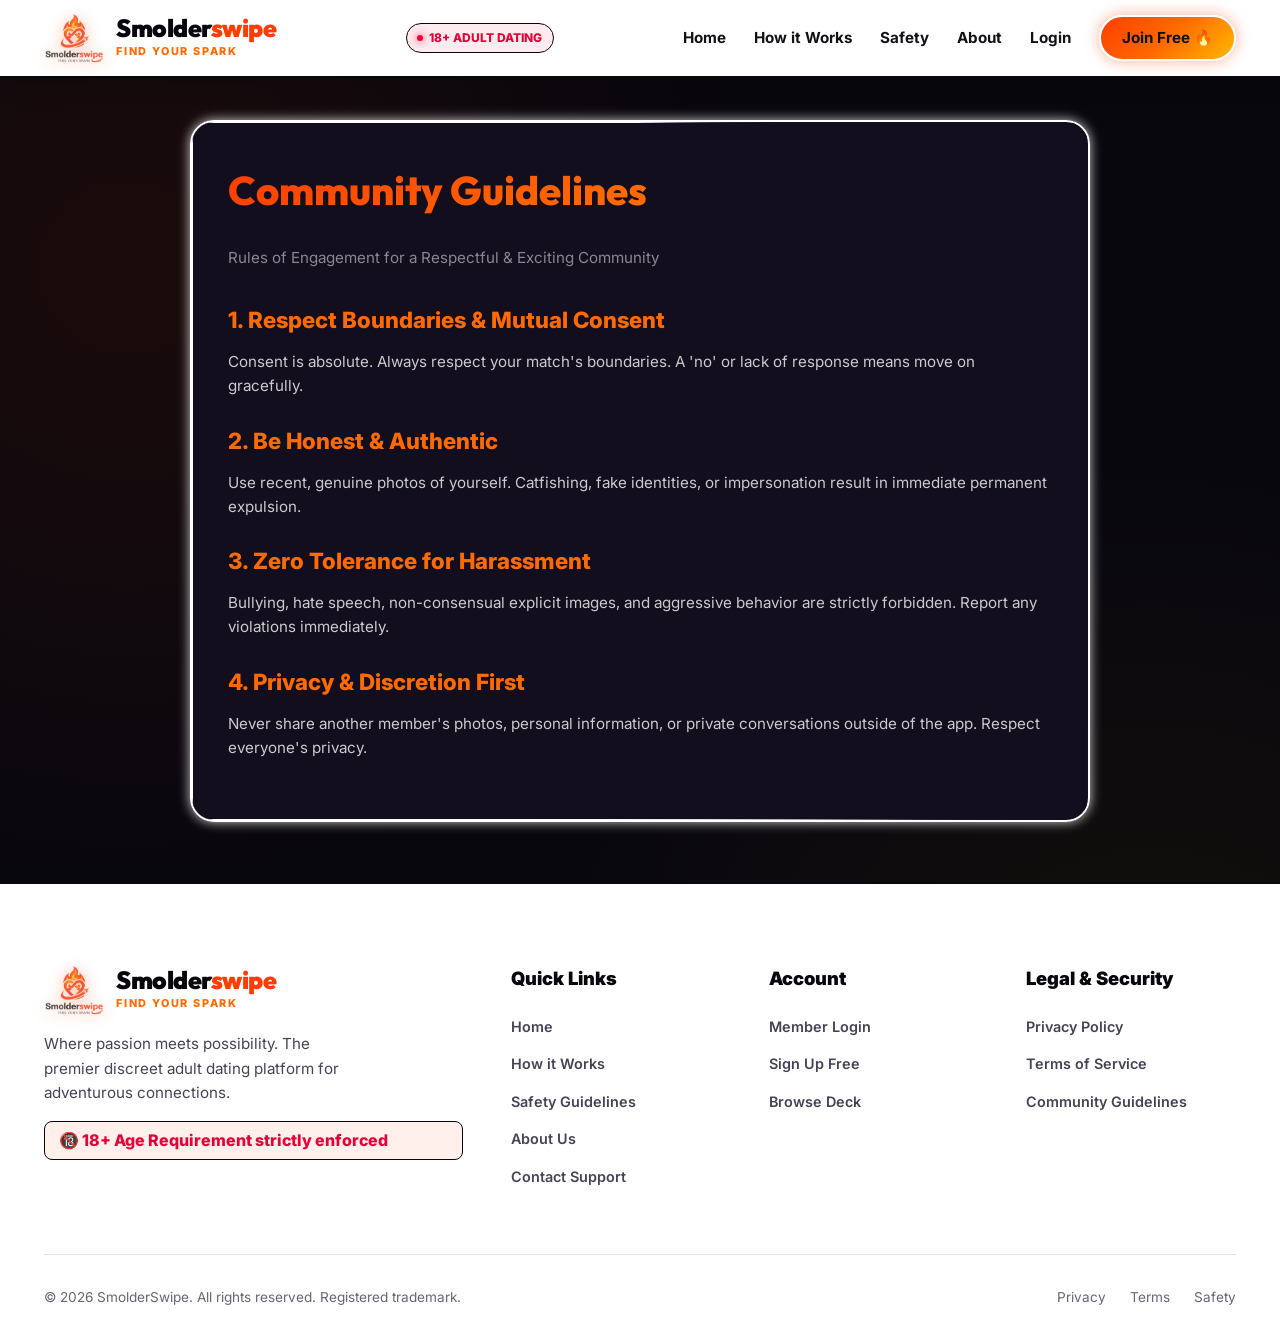
<file: community.html>
<!DOCTYPE html>
<html lang="en">
<head>
    <meta charset="UTF-8">
    <meta name="viewport" content="width=device-width, initial-scale=1.0">
    <title>Community Guidelines | SmolderSwipe Adult Dating</title>
    <meta name="description" content="SmolderSwipe Community Guidelines for respectful, fun, and safe adult dating encounters.">
    
    <!-- Google Fonts -->
    <link rel="preconnect" href="https://fonts.googleapis.com">
    <link rel="preconnect" href="https://fonts.gstatic.com" crossorigin>
    <link href="https://fonts.googleapis.com/css2?family=Inter:wght@300;400;500;600;700&family=Outfit:wght@400;600;800;900&display=swap" rel="stylesheet">
    
    <link rel="stylesheet" href="style.css">
</head>
<body>

    <!-- Navigation Header -->
    <nav id="navbar" class="sticky-nav">
        <div class="nav-container">
            <a href="index.html" class="brand-wrapper">
                <img src="assets/logo.png" alt="SmolderSwipe Logo" class="brand-logo-img">
                <div class="brand-info">
                    <span class="brand-name display-text">Smolder<span>swipe</span></span>
                    <span class="brand-tagline">FIND YOUR SPARK</span>
                </div>
            </a>
            
            <div class="age-badge">
                <span class="pulse-dot"></span>
                <span>18+ ADULT DATING</span>
            </div>

            <div class="hamburger" id="hamburger" aria-label="Toggle Navigation" tabindex="0">
                <span class="bar"></span>
                <span class="bar"></span>
                <span class="bar"></span>
            </div>

            <ul class="nav-links" id="nav-links">
                <li><a href="index.html">Home</a></li>
                <li><a href="how-it-works.html">How it Works</a></li>
                <li><a href="safety.html">Safety</a></li>
                <li><a href="about.html">About</a></li>
                <li><a href="login.html">Login</a></li>
                <li><a href="contact.html" class="btn btn-ember btn-sm">Join Free 🔥</a></li>
            </ul>
        </div>
    </nav>

    <main style="padding-top: 120px; padding-bottom: 60px;">
        <div class="container">
            <div class="bento-card fade-in" style="max-width: 900px; margin: 0 auto; text-align: left;">
                <h1 class="display-text gradient-text" style="font-size: 2.5rem; margin-bottom: 1.5rem;">Community Guidelines</h1>
                <p style="color: var(--color-text-dim); margin-bottom: 2rem;">Rules of Engagement for a Respectful & Exciting Community</p>

                <h3 style="color: var(--color-ember-orange); margin-bottom: 0.75rem;">1. Respect Boundaries & Mutual Consent</h3>
                <p style="color: var(--color-text-muted); margin-bottom: 1.5rem;">
                    Consent is absolute. Always respect your match's boundaries. A 'no' or lack of response means move on gracefully.
                </p>

                <h3 style="color: var(--color-ember-orange); margin-bottom: 0.75rem;">2. Be Honest & Authentic</h3>
                <p style="color: var(--color-text-muted); margin-bottom: 1.5rem;">
                    Use recent, genuine photos of yourself. Catfishing, fake identities, or impersonation result in immediate permanent expulsion.
                </p>

                <h3 style="color: var(--color-ember-orange); margin-bottom: 0.75rem;">3. Zero Tolerance for Harassment</h3>
                <p style="color: var(--color-text-muted); margin-bottom: 1.5rem;">
                    Bullying, hate speech, non-consensual explicit images, and aggressive behavior are strictly forbidden. Report any violations immediately.
                </p>

                <h3 style="color: var(--color-ember-orange); margin-bottom: 0.75rem;">4. Privacy & Discretion First</h3>
                <p style="color: var(--color-text-muted); margin-bottom: 1.5rem;">
                    Never share another member's photos, personal information, or private conversations outside of the app. Respect everyone's privacy.
                </p>
            </div>
        </div>
    </main>

    <!-- Modern Dark Footer -->
    <footer class="footer">
        <div class="container">
            <div class="footer-grid">
                <div class="footer-brand">
                    <a href="index.html" class="brand-wrapper">
                        <img src="assets/logo.png" alt="SmolderSwipe Logo" class="brand-logo-img">
                        <div class="brand-info">
                            <span class="brand-name display-text">Smolder<span>swipe</span></span>
                            <span class="brand-tagline">FIND YOUR SPARK</span>
                        </div>
                    </a>
                    <p>Where passion meets possibility. The premier discreet adult dating platform for adventurous connections.</p>
                    <span class="footer-18-notice">🔞 18+ Age Requirement strictly enforced</span>
                </div>

                <div class="footer-col">
                    <h4>Quick Links</h4>
                    <ul>
                        <li><a href="index.html">Home</a></li>
                        <li><a href="how-it-works.html">How it Works</a></li>
                        <li><a href="safety.html">Safety Guidelines</a></li>
                        <li><a href="about.html">About Us</a></li>
                        <li><a href="contact.html">Contact Support</a></li>
                    </ul>
                </div>

                <div class="footer-col">
                    <h4>Account</h4>
                    <ul>
                        <li><a href="login.html">Member Login</a></li>
                        <li><a href="contact.html">Sign Up Free</a></li>
                        <li><a href="index.html#discover">Browse Deck</a></li>
                    </ul>
                </div>

                <div class="footer-col">
                    <h4>Legal & Security</h4>
                    <ul>
                        <li><a href="privacy.html">Privacy Policy</a></li>
                        <li><a href="terms.html">Terms of Service</a></li>
                        <li><a href="community.html">Community Guidelines</a></li>
                    </ul>
                </div>
            </div>

            <div class="footer-bottom">
                <p>&copy; 2026 SmolderSwipe. All rights reserved. Registered trademark.</p>
                <div style="display: flex; gap: 1.5rem;">
                    <a href="privacy.html">Privacy</a>
                    <a href="terms.html">Terms</a>
                    <a href="safety.html">Safety</a>
                </div>
            </div>
        </div>
    </footer>

    <script src="script.js"></script>
</body>
</html>
</file>
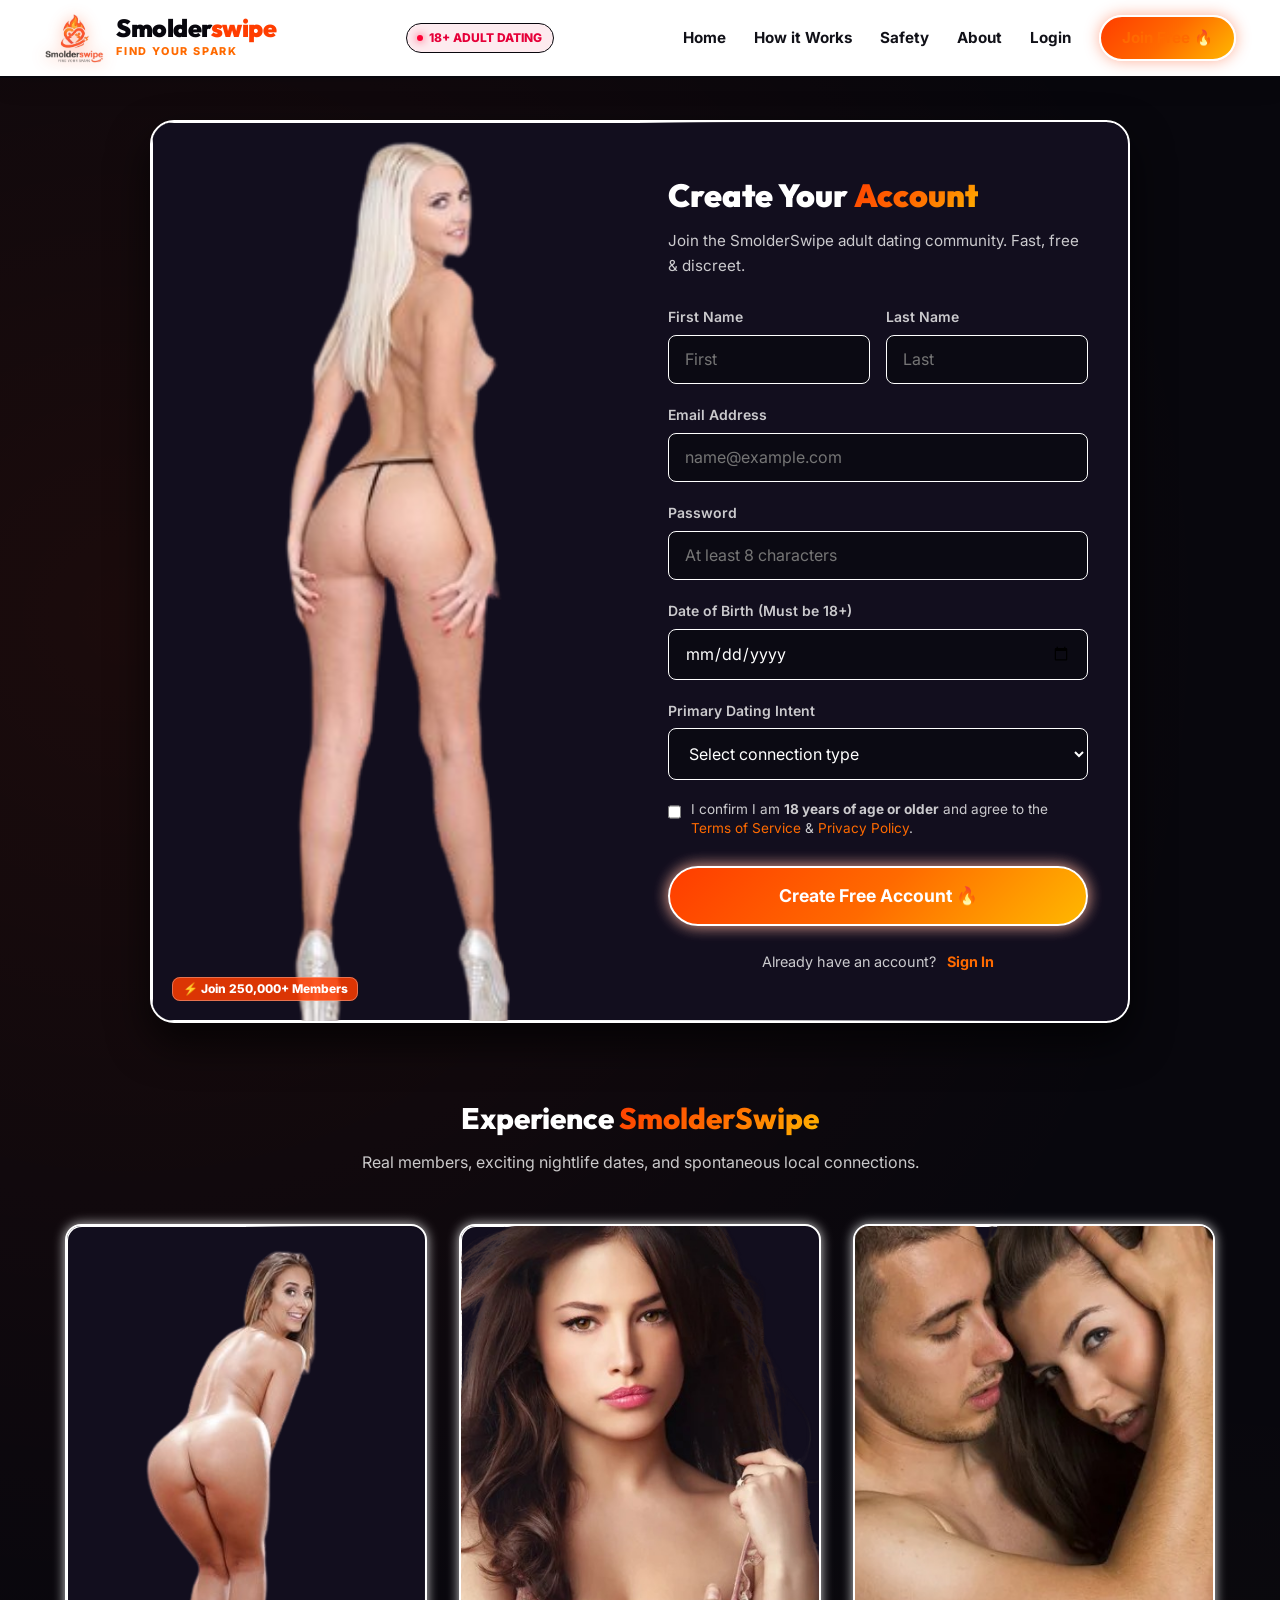
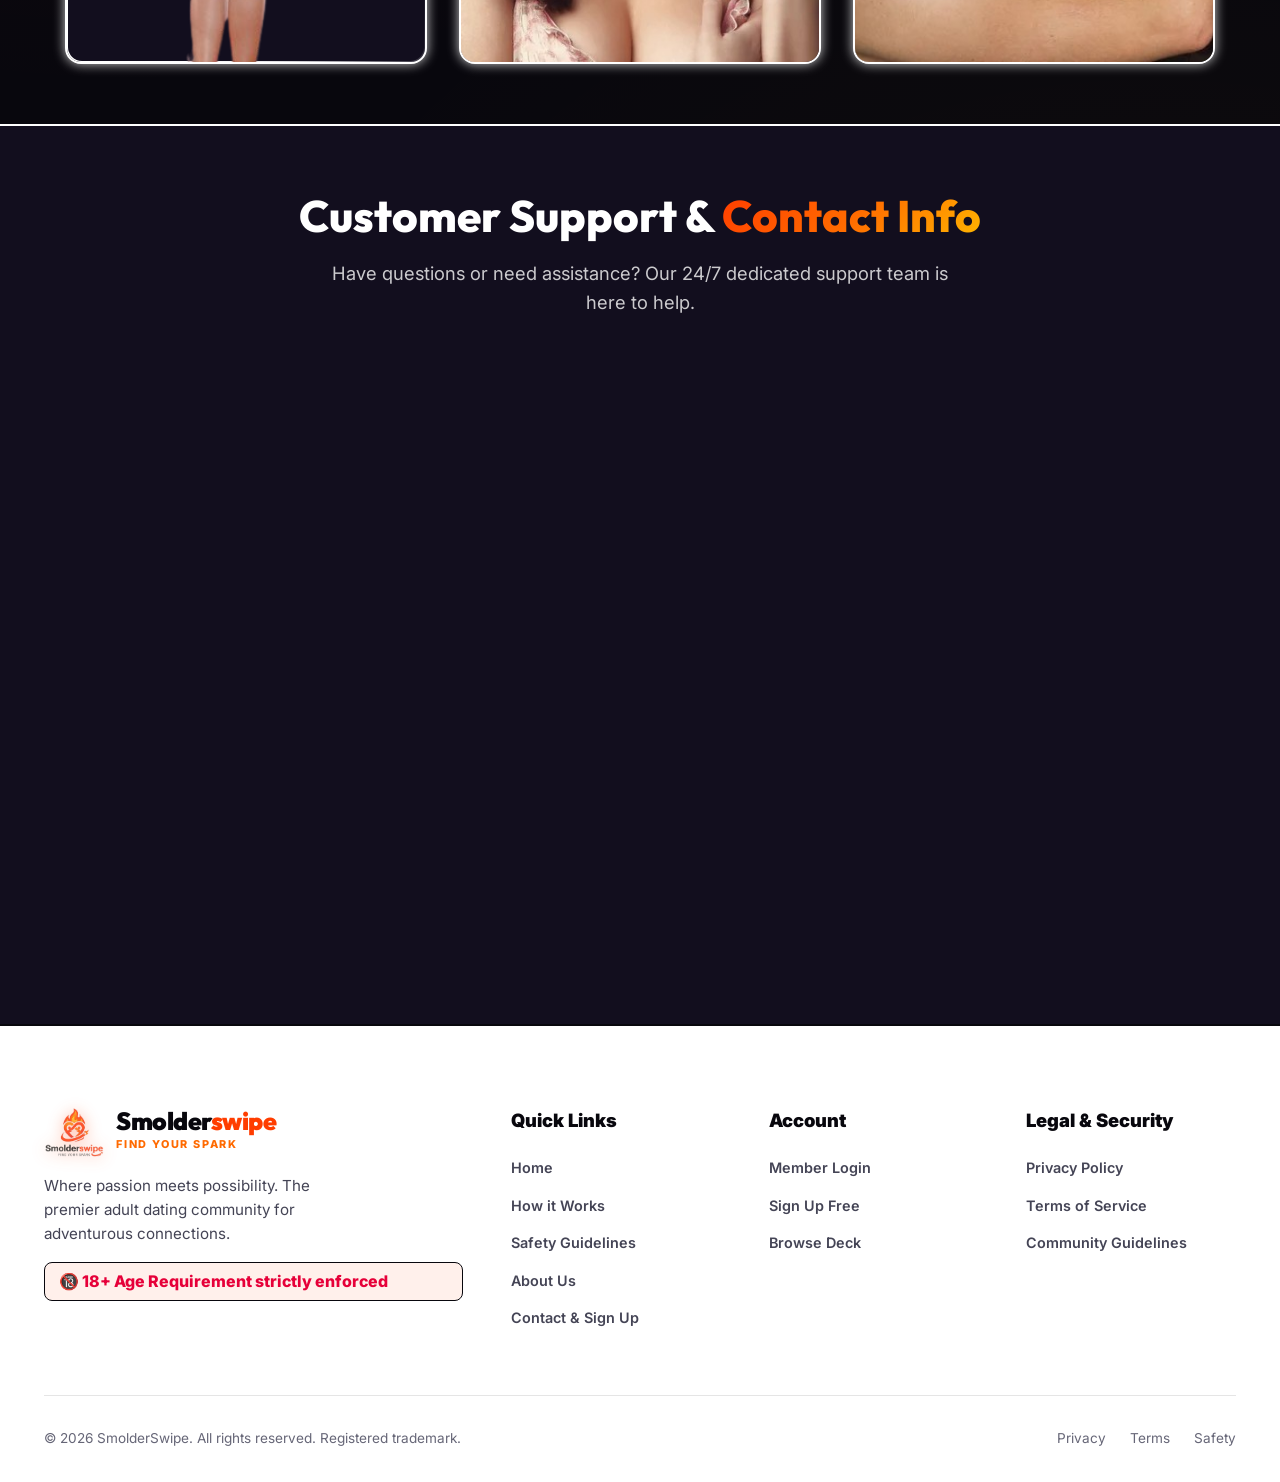
<file: contact.html>
<!DOCTYPE html>
<html lang="en">
<head>
    <meta charset="UTF-8">
    <meta name="viewport" content="width=device-width, initial-scale=1.0">
    <title>Contact Support & Help Desk | SmolderSwipe Adult Dating</title>
    <meta name="description" content="Contact SmolderSwipe Customer Support, view company details, and create your free adult dating account.">
    
    <!-- Google Fonts -->
    <link rel="preconnect" href="https://fonts.googleapis.com">
    <link rel="preconnect" href="https://fonts.gstatic.com" crossorigin>
    <link href="https://fonts.googleapis.com/css2?family=Inter:wght@300;400;500;600;700&family=Outfit:wght@400;600;800;900&display=swap" rel="stylesheet">
    
    <link rel="stylesheet" href="style.css">
    <style>
        .auth-section {
            min-height: 85vh;
            display: flex;
            align-items: center;
            justify-content: center;
            padding: 120px 1rem 60px;
        }

        .support-section {
            padding: 4rem 0 6rem;
            background: var(--color-surface-dark);
            border-top: 2px solid #FFFFFF;
        }

        .support-grid {
            display: grid;
            grid-template-columns: 1fr 1fr;
            gap: 2.5rem;
            margin-top: 2.5rem;
            text-align: left;
        }

        .support-card {
            background: var(--color-surface-card);
            backdrop-filter: blur(20px);
            border-radius: var(--radius-lg);
            padding: 2.5rem;
            box-shadow: var(--glass-shadow);
        }

        .support-channel-item {
            display: flex;
            align-items: flex-start;
            gap: 1rem;
            margin-bottom: 1.5rem;
        }

        .support-channel-icon {
            width: 48px;
            height: 48px;
            border-radius: 50%;
            background: var(--gradient-flame-subtle);
            border: 2px solid #FFFFFF;
            display: flex;
            align-items: center;
            justify-content: center;
            font-size: 1.25rem;
            flex-shrink: 0;
        }

        .auth-container {
            display: flex;
            background: var(--color-surface-card);
            backdrop-filter: blur(20px);
            border-radius: var(--radius-lg);
            overflow: hidden;
            width: 100%;
            max-width: 980px;
            box-shadow: var(--glass-shadow);
        }

        .auth-image {
            flex: 1.1;
            display: block;
            position: relative;
            z-index: 2;
            min-height: 520px;
        }

        .auth-image img {
            width: 100%;
            height: 100%;
            object-fit: cover;
            object-position: top center;
            position: relative;
            z-index: 2;
        }

        .auth-card {
            flex: 1;
            padding: 3rem 2.5rem;
            width: 100%;
            max-width: 500px;
            position: relative;
            z-index: 2;
        }

        @media (max-width: 768px) {
            .auth-image {
                display: none;
            }
        }

        .form-row {
            display: flex;
            gap: 1rem;
        }

        .form-row .form-group {
            flex: 1;
        }

        .checkbox-group {
            display: flex;
            align-items: flex-start;
            gap: 0.6rem;
            margin: 1.25rem 0;
            text-align: left;
        }

        .checkbox-group input {
            width: 18px;
            height: 18px;
            margin-top: 3px;
            accent-color: var(--color-ember-orange);
            cursor: pointer;
        }

        .checkbox-group label {
            font-size: 0.85rem;
            color: var(--color-text-muted);
            line-height: 1.4;
            cursor: pointer;
        }

        .contact-grid-images {
            display: grid;
            grid-template-columns: repeat(3, 1fr);
            gap: 2rem;
            margin-top: 3rem;
        }

        .image-card {
            border-radius: var(--radius-md);
            overflow: hidden;
            position: relative;
            z-index: 2;
            height: 440px;
            transition: var(--transition);
        }

        .image-card:hover {
            transform: translateY(-8px) scale(1.03);
            box-shadow: var(--glow-neon-white);
        }

        .image-card img {
            width: 100%;
            height: 100%;
            object-fit: cover;
            object-position: top center;
            position: relative;
            z-index: 2;
            transition: transform 0.5s ease;
        }

        .image-card:hover img {
            transform: scale(1.08);
        }
    </style>
</head>
<body>

    <!-- Navigation Header (White Background) -->
    <nav id="navbar" class="sticky-nav">
        <div class="nav-container">
            <a href="index.html" class="brand-wrapper">
                <img src="assets/logo.png" alt="SmolderSwipe Logo" class="brand-logo-img">
                <div class="brand-info">
                    <span class="brand-name display-text">Smolder<span>swipe</span></span>
                    <span class="brand-tagline">FIND YOUR SPARK</span>
                </div>
            </a>
            
            <div class="age-badge">
                <span class="pulse-dot"></span>
                <span>18+ ADULT DATING</span>
            </div>

            <div class="hamburger" id="hamburger" aria-label="Toggle Navigation" tabindex="0">
                <span class="bar"></span>
                <span class="bar"></span>
                <span class="bar"></span>
            </div>

            <ul class="nav-links" id="nav-links">
                <li><a href="index.html">Home</a></li>
                <li><a href="how-it-works.html">How it Works</a></li>
                <li><a href="safety.html">Safety</a></li>
                <li><a href="about.html">About</a></li>
                <li><a href="login.html">Login</a></li>
                <li><a href="contact.html" class="btn btn-ember btn-sm active">Join Free 🔥</a></li>
            </ul>
        </div>
    </nav>

    <main>
        <section class="auth-section">
            <div class="container" style="display: flex; flex-direction: column; align-items: center;">
                <div class="auth-container fade-in">
                    <!-- Featured Sign-Up Image -->
                    <div class="auth-image">
                        <img src="assets/2.png" alt="Sign Up Preview - SmolderSwipe">
                        <div style="position: absolute; bottom: 20px; left: 20px; z-index: 3; color: #FFF;">
                            <span class="tag-pill" style="background: rgba(255,61,0,0.85); font-weight: 800;">⚡ Join 250,000+ Members</span>
                        </div>
                    </div>

                    <div class="auth-card">
                        <h2 class="display-text" style="font-size: 2rem; font-weight: 900; margin-bottom: 0.5rem;">
                            Create Your <span class="gradient-text">Account</span>
                        </h2>
                        <p style="color: var(--color-text-muted); margin-bottom: 1.75rem; font-size: 0.95rem;">
                            Join the SmolderSwipe adult dating community. Fast, free & discreet.
                        </p>

                        <form id="signupForm" action="index.html" method="POST">
                            <div class="form-row">
                                <div class="form-group">
                                    <label for="fname">First Name</label>
                                    <input type="text" id="fname" class="form-control" placeholder="First" required>
                                </div>
                                <div class="form-group">
                                    <label for="lname">Last Name</label>
                                    <input type="text" id="lname" class="form-control" placeholder="Last" required>
                                </div>
                            </div>
                            
                            <div class="form-group">
                                <label for="email">Email Address</label>
                                <input type="email" id="email" class="form-control" placeholder="name@example.com" required>
                            </div>
                            
                            <div class="form-group">
                                <label for="password">Password</label>
                                <input type="password" id="password" class="form-control" placeholder="At least 8 characters" required>
                            </div>

                            <div class="form-group">
                                <label for="dob">Date of Birth (Must be 18+)</label>
                                <input type="date" id="dob" class="form-control" required>
                            </div>
                            
                            <div class="form-group">
                                <label for="intent">Primary Dating Intent</label>
                                <select id="intent" class="form-control" required>
                                    <option value="">Select connection type</option>
                                    <option value="hookup">Casual Encounters</option>
                                    <option value="fwb">Friends with Benefits</option>
                                    <option value="casual">Casual Dating & Nightlife</option>
                                    <option value="open">Open to Anything</option>
                                </select>
                            </div>

                            <div class="checkbox-group">
                                <input type="checkbox" id="ageCheck" required>
                                <label for="ageCheck">
                                    I confirm I am <strong>18 years of age or older</strong> and agree to the <a href="terms.html" style="color: var(--color-ember-orange);">Terms of Service</a> & <a href="privacy.html" style="color: var(--color-ember-orange);">Privacy Policy</a>.
                                </label>
                            </div>

                            <button type="submit" class="btn btn-ember btn-large" style="width: 100%; margin-top: 0.5rem;">Create Free Account 🔥</button>
                            
                            <div style="text-align: center; margin-top: 1.5rem; font-size: 0.9rem; color: var(--color-text-muted);">
                                <span>Already have an account?</span> 
                                <a href="login.html" style="color: var(--color-ember-orange); font-weight: 700; margin-left: 0.4rem;">Sign In</a>
                            </div>
                        </form>
                    </div>
                </div>

                <!-- Additional Image Showcase Section below form -->
                <div style="margin-top: 4.5rem; width: 100%; max-width: 1150px;" class="text-center">
                    <h3 class="display-text" style="font-size: 1.85rem; margin-bottom: 0.5rem;">Experience <span class="gradient-text">SmolderSwipe</span></h3>
                    <p style="color: var(--color-text-muted); margin-bottom: 2.5rem;">Real members, exciting nightlife dates, and spontaneous local connections.</p>
                    
                    <div class="contact-grid-images">
                        <div class="image-card white-glow-card">
                            <img src="assets/8.png" alt="SmolderSwipe Community">
                        </div>
                        <div class="image-card white-glow-card">
                            <img src="assets/9.jpg" alt="Local Connections">
                        </div>
                        <div class="image-card white-glow-card">
                            <img src="assets/11.jpg" alt="Nightlife Encounters">
                        </div>
                    </div>
                </div>
            </div>
        </section>

        <!-- Dedicated Customer Contact & Support Help Desk Section -->
        <section class="section support-section" id="support">
            <div class="container text-center">
                <h2 class="section-title display-text">Customer Support & <span class="gradient-text">Contact Info</span></h2>
                <p class="section-subtitle">Have questions or need assistance? Our 24/7 dedicated support team is here to help.</p>

                <div style="max-width: 750px; margin: 2.5rem auto 0;" class="fade-in">
                    <!-- Support Information Channels -->
                    <div class="support-card white-glow-card">
                        <h3 class="display-text" style="font-size: 1.6rem; margin-bottom: 1.75rem; color: #FFF; border-bottom: 1px solid rgba(255,255,255,0.15); padding-bottom: 0.75rem;">Official Contact Channels</h3>

                        <div class="support-channel-item">
                            <div class="support-channel-icon">✉️</div>
                            <div>
                                <h4 style="font-size: 1.05rem; font-weight: 800; color: #FFF;">Customer Support Email</h4>
                                <p style="color: var(--color-text-muted); font-size: 0.95rem;">support@smolderswipe.com</p>
                                <span style="font-size: 0.8rem; color: var(--color-spark-gold);">Response Time: Under 2 Hours</span>
                            </div>
                        </div>

                        <div class="support-channel-item">
                            <div class="support-channel-icon">🔒</div>
                            <div>
                                <h4 style="font-size: 1.05rem; font-weight: 800; color: #FFF;">Safety, Legal & Privacy Desk</h4>
                                <p style="color: var(--color-text-muted); font-size: 0.95rem;">privacy@smolderswipe.com</p>
                                <span style="font-size: 0.8rem; color: var(--color-text-dim);">For data protection, account privacy & legal inquiries</span>
                            </div>
                        </div>

                        <div class="support-channel-item">
                            <div class="support-channel-icon">🕒</div>
                            <div>
                                <h4 style="font-size: 1.05rem; font-weight: 800; color: #FFF;">Support Hours</h4>
                                <p style="color: var(--color-text-muted); font-size: 0.95rem;">24 Hours / 7 Days a Week (365 Days/Year)</p>
                            </div>
                        </div>

                        <div class="support-channel-item">
                            <div class="support-channel-icon">📍</div>
                            <div>
                                <h4 style="font-size: 1.05rem; font-weight: 800; color: #FFF;">Corporate Address</h4>
                                <p style="color: var(--color-text-muted); font-size: 0.95rem; line-height: 1.5;">
                                    SmolderSwipe Media LLC<br>
                                    100 E Pine St, Suite 400<br>
                                    Orlando, FL 32801, USA
                                </p>
                            </div>
                        </div>
                    </div>
                </div>
            </div>
        </section>
    </main>

    <!-- Modern White Footer -->
    <footer class="footer">
        <div class="container">
            <div class="footer-grid">
                <div class="footer-brand">
                    <a href="index.html" class="brand-wrapper">
                        <img src="assets/logo.png" alt="SmolderSwipe Logo" class="brand-logo-img">
                        <div class="brand-info">
                            <span class="brand-name display-text">Smolder<span>swipe</span></span>
                            <span class="brand-tagline">FIND YOUR SPARK</span>
                        </div>
                    </a>
                    <p>Where passion meets possibility. The premier adult dating community for adventurous connections.</p>
                    <span class="footer-18-notice">🔞 18+ Age Requirement strictly enforced</span>
                </div>

                <div class="footer-col">
                    <h4>Quick Links</h4>
                    <ul>
                        <li><a href="index.html">Home</a></li>
                        <li><a href="how-it-works.html">How it Works</a></li>
                        <li><a href="safety.html">Safety Guidelines</a></li>
                        <li><a href="about.html">About Us</a></li>
                        <li><a href="contact.html">Contact & Sign Up</a></li>
                    </ul>
                </div>

                <div class="footer-col">
                    <h4>Account</h4>
                    <ul>
                        <li><a href="login.html">Member Login</a></li>
                        <li><a href="contact.html">Sign Up Free</a></li>
                        <li><a href="index.html#discover">Browse Deck</a></li>
                    </ul>
                </div>

                <div class="footer-col">
                    <h4>Legal & Security</h4>
                    <ul>
                        <li><a href="privacy.html">Privacy Policy</a></li>
                        <li><a href="terms.html">Terms of Service</a></li>
                        <li><a href="community.html">Community Guidelines</a></li>
                    </ul>
                </div>
            </div>

            <div class="footer-bottom">
                <p>&copy; 2026 SmolderSwipe. All rights reserved. Registered trademark.</p>
                <div style="display: flex; gap: 1.5rem;">
                    <a href="privacy.html">Privacy</a>
                    <a href="terms.html">Terms</a>
                    <a href="safety.html">Safety</a>
                </div>
            </div>
        </div>
    </footer>

    <script src="script.js"></script>
</body>
</html>
</file>
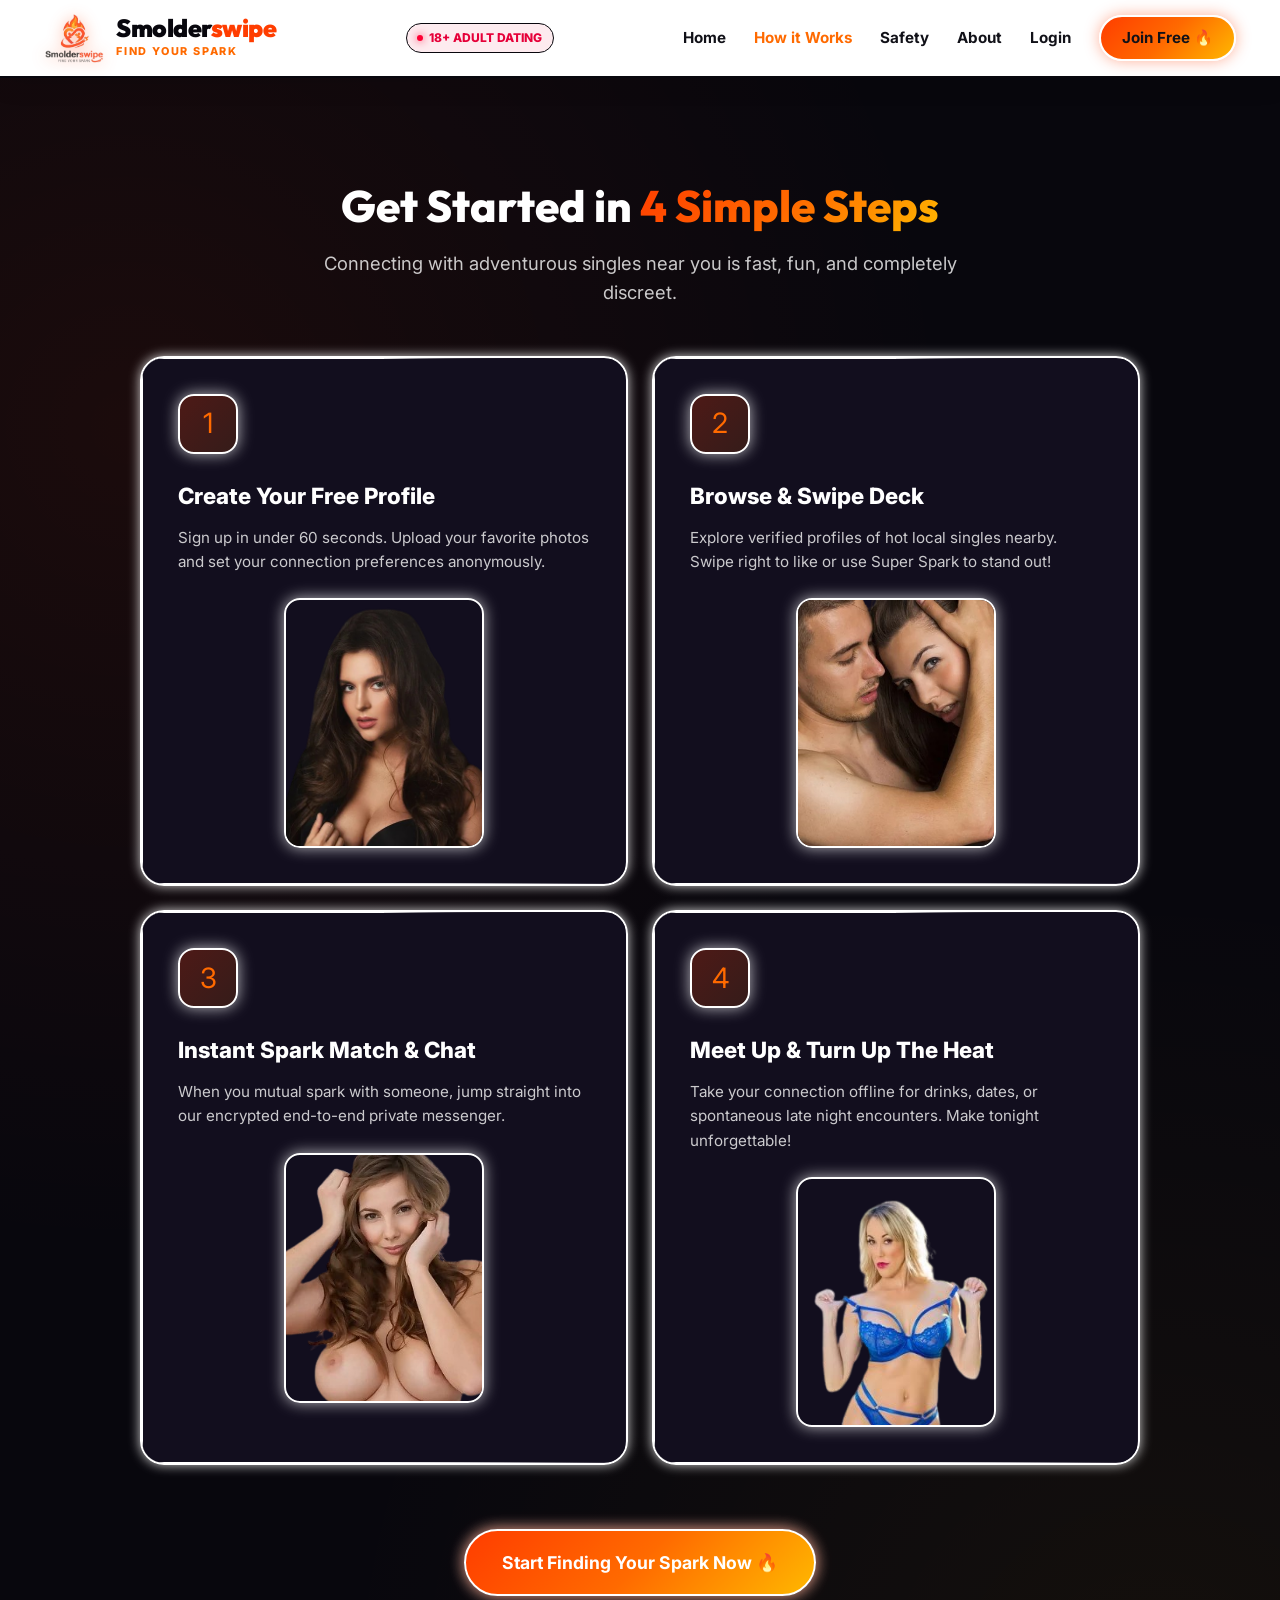
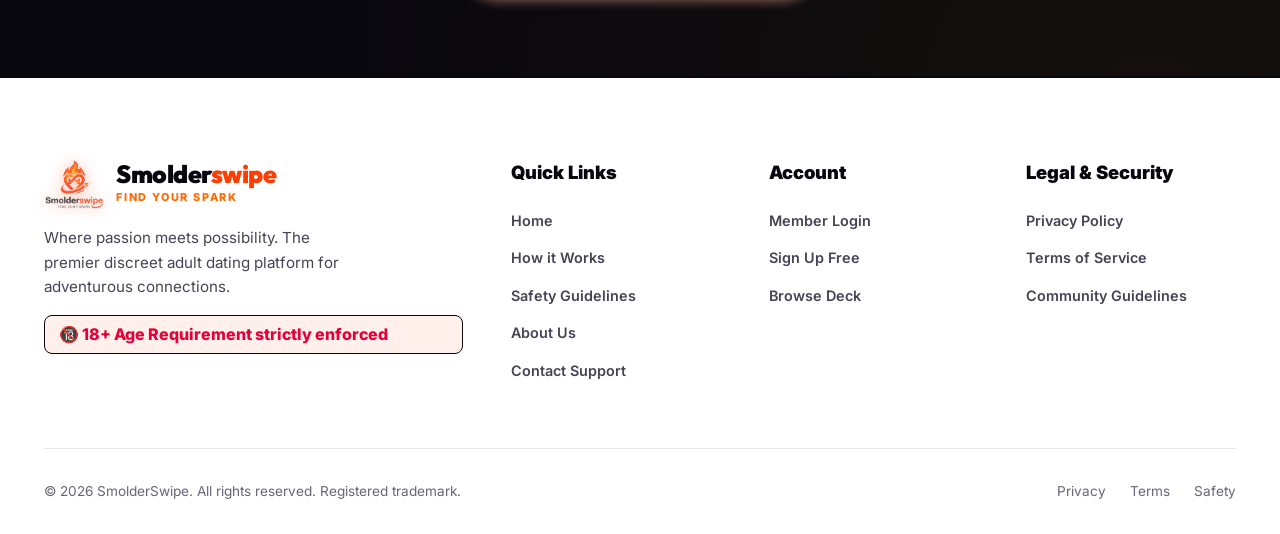
<file: how-it-works.html>
<!DOCTYPE html>
<html lang="en">
<head>
    <meta charset="UTF-8">
    <meta name="viewport" content="width=device-width, initial-scale=1.0">
    <title>How It Works | SmolderSwipe Adult Dating</title>
    <meta name="description" content="Discover how easy it is to find hot local singles and spontaneous hookups with SmolderSwipe in 4 simple steps.">
    
    <!-- Google Fonts -->
    <link rel="preconnect" href="https://fonts.googleapis.com">
    <link rel="preconnect" href="https://fonts.gstatic.com" crossorigin>
    <link href="https://fonts.googleapis.com/css2?family=Inter:wght@300;400;500;600;700&family=Outfit:wght@400;600;800;900&display=swap" rel="stylesheet">
    
    <link rel="stylesheet" href="style.css">
</head>
<body>

    <!-- Navigation Header -->
    <nav id="navbar" class="sticky-nav">
        <div class="nav-container">
            <a href="index.html" class="brand-wrapper">
                <img src="assets/logo.png" alt="SmolderSwipe Logo" class="brand-logo-img">
                <div class="brand-info">
                    <span class="brand-name display-text">Smolder<span>swipe</span></span>
                    <span class="brand-tagline">FIND YOUR SPARK</span>
                </div>
            </a>
            
            <div class="age-badge">
                <span class="pulse-dot"></span>
                <span>18+ ADULT DATING</span>
            </div>

            <div class="hamburger" id="hamburger" aria-label="Toggle Navigation" tabindex="0">
                <span class="bar"></span>
                <span class="bar"></span>
                <span class="bar"></span>
            </div>

            <ul class="nav-links" id="nav-links">
                <li><a href="index.html">Home</a></li>
                <li><a href="how-it-works.html" class="active">How it Works</a></li>
                <li><a href="safety.html">Safety</a></li>
                <li><a href="about.html">About</a></li>
                <li><a href="login.html">Login</a></li>
                <li><a href="contact.html" class="btn btn-ember btn-sm">Join Free 🔥</a></li>
            </ul>
        </div>
    </nav>

    <main style="padding-top: 100px;">
        <section class="section">
            <div class="container text-center">
                <h1 class="section-title display-text">Get Started in <span class="gradient-text">4 Simple Steps</span></h1>
                <p class="section-subtitle">Connecting with adventurous singles near you is fast, fun, and completely discreet.</p>

                <div class="bento-grid steps-grid-2x2" style="max-width: 1000px; margin: 0 auto;">
                    <!-- Step 1 -->
                    <div class="bento-card fade-in" style="text-align: left;">
                        <div class="bento-icon">1</div>
                        <h3>Create Your Free Profile</h3>
                        <p>Sign up in under 60 seconds. Upload your favorite photos and set your connection preferences anonymously.</p>
                        <img src="assets/8.jpg" alt="Sign up">
                    </div>

                    <!-- Step 2 -->
                    <div class="bento-card fade-in" style="text-align: left;">
                        <div class="bento-icon">2</div>
                        <h3>Browse & Swipe Deck</h3>
                        <p>Explore verified profiles of hot local singles nearby. Swipe right to like or use Super Spark to stand out!</p>
                        <img src="assets/11.jpg" alt="Browse">
                    </div>

                    <!-- Step 3 -->
                    <div class="bento-card fade-in" style="text-align: left;">
                        <div class="bento-icon">3</div>
                        <h3>Instant Spark Match & Chat</h3>
                        <p>When you mutual spark with someone, jump straight into our encrypted end-to-end private messenger.</p>
                        <img src="assets/a4.png" alt="Match and Chat">
                    </div>

                    <!-- Step 4 -->
                    <div class="bento-card fade-in" style="text-align: left;">
                        <div class="bento-icon">4</div>
                        <h3>Meet Up & Turn Up The Heat</h3>
                        <p>Take your connection offline for drinks, dates, or spontaneous late night encounters. Make tonight unforgettable!</p>
                        <img src="assets/a7.png" alt="Meetup">
                    </div>
                </div>

                <div style="margin-top: 4rem;">
                    <a href="contact.html" class="btn btn-ember btn-large">Start Finding Your Spark Now 🔥</a>
                </div>
            </div>
        </section>
    </main>

    <!-- Modern Dark Footer -->
    <footer class="footer">
        <div class="container">
            <div class="footer-grid">
                <div class="footer-brand">
                    <a href="index.html" class="brand-wrapper">
                        <img src="assets/logo.png" alt="SmolderSwipe Logo" class="brand-logo-img">
                        <div class="brand-info">
                            <span class="brand-name display-text">Smolder<span>swipe</span></span>
                            <span class="brand-tagline">FIND YOUR SPARK</span>
                        </div>
                    </a>
                    <p>Where passion meets possibility. The premier discreet adult dating platform for adventurous connections.</p>
                    <span class="footer-18-notice">🔞 18+ Age Requirement strictly enforced</span>
                </div>

                <div class="footer-col">
                    <h4>Quick Links</h4>
                    <ul>
                        <li><a href="index.html">Home</a></li>
                        <li><a href="how-it-works.html">How it Works</a></li>
                        <li><a href="safety.html">Safety Guidelines</a></li>
                        <li><a href="about.html">About Us</a></li>
                        <li><a href="contact.html">Contact Support</a></li>
                    </ul>
                </div>

                <div class="footer-col">
                    <h4>Account</h4>
                    <ul>
                        <li><a href="login.html">Member Login</a></li>
                        <li><a href="contact.html">Sign Up Free</a></li>
                        <li><a href="index.html#discover">Browse Deck</a></li>
                    </ul>
                </div>

                <div class="footer-col">
                    <h4>Legal & Security</h4>
                    <ul>
                        <li><a href="privacy.html">Privacy Policy</a></li>
                        <li><a href="terms.html">Terms of Service</a></li>
                        <li><a href="community.html">Community Guidelines</a></li>
                    </ul>
                </div>
            </div>

            <div class="footer-bottom">
                <p>&copy; 2026 SmolderSwipe. All rights reserved. Registered trademark.</p>
                <div style="display: flex; gap: 1.5rem;">
                    <a href="privacy.html">Privacy</a>
                    <a href="terms.html">Terms</a>
                    <a href="safety.html">Safety</a>
                </div>
            </div>
        </div>
    </footer>

    <script src="script.js"></script>
</body>
</html>
</file>
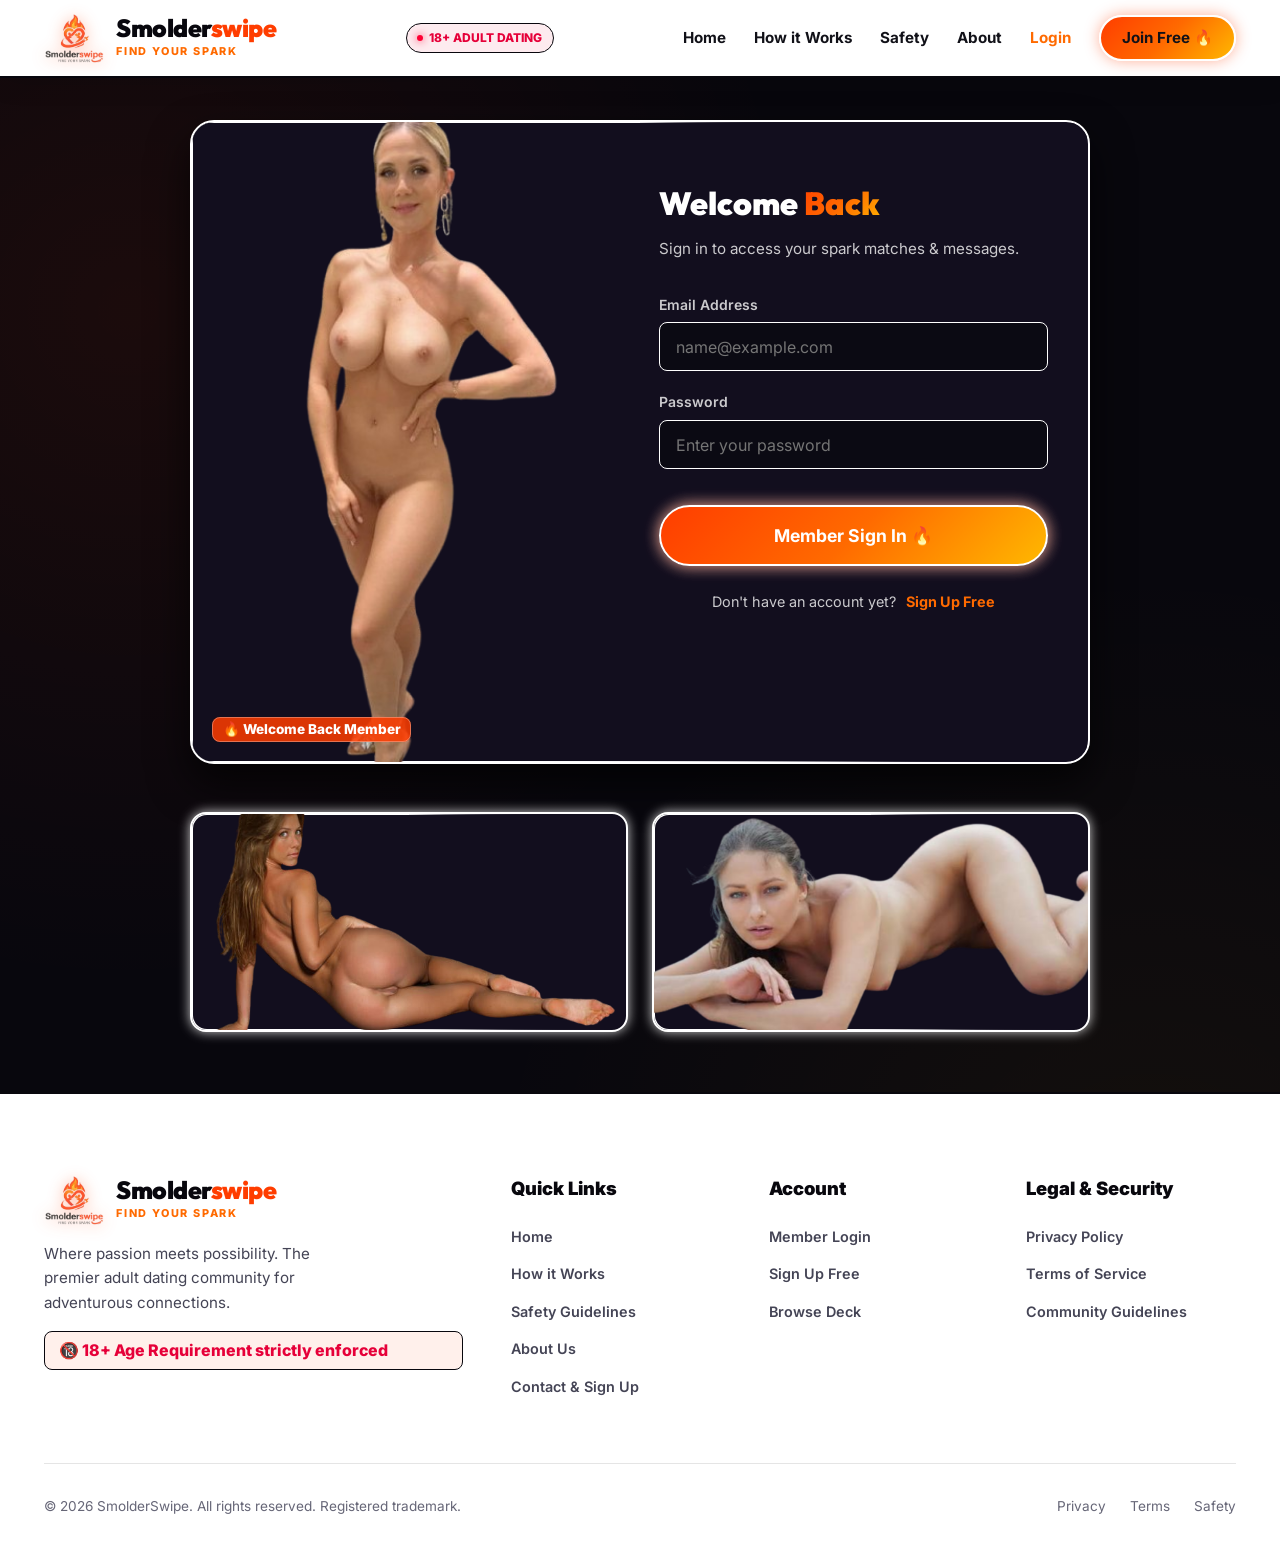
<file: login.html>
<!DOCTYPE html>
<html lang="en">
<head>
    <meta charset="UTF-8">
    <meta name="viewport" content="width=device-width, initial-scale=1.0">
    <title>Member Login | SmolderSwipe Adult Dating</title>
    <meta name="description" content="Sign in to your SmolderSwipe account and connect with local adult singles near you.">
    
    <!-- Google Fonts -->
    <link rel="preconnect" href="https://fonts.googleapis.com">
    <link rel="preconnect" href="https://fonts.gstatic.com" crossorigin>
    <link href="https://fonts.googleapis.com/css2?family=Inter:wght@300;400;500;600;700&family=Outfit:wght@400;600;800;900&display=swap" rel="stylesheet">
    
    <link rel="stylesheet" href="style.css">
    <style>
        .auth-section {
            min-height: 85vh;
            display: flex;
            align-items: center;
            justify-content: center;
            padding: 120px 1rem 60px;
        }

        .auth-container {
            display: flex;
            background: var(--color-surface-card);
            backdrop-filter: blur(20px);
            border-radius: var(--radius-lg);
            overflow: hidden;
            width: 100%;
            max-width: 900px;
            box-shadow: var(--glass-shadow);
        }

        .auth-image {
            flex: 1.1;
            display: block;
            position: relative;
            z-index: 2;
            min-height: 460px;
        }

        .auth-image img {
            width: 100%;
            height: 100%;
            object-fit: cover;
            object-position: top center;
            position: relative;
            z-index: 2;
        }

        .auth-card {
            flex: 1;
            padding: 3.5rem 2.5rem;
            width: 100%;
            max-width: 480px;
            position: relative;
            z-index: 2;
        }

        @media (max-width: 768px) {
            .auth-image {
                display: none;
            }
        }

        .login-feature-images {
            display: grid;
            grid-template-columns: repeat(2, 1fr);
            gap: 1.5rem;
            margin-top: 3rem;
            width: 100%;
            max-width: 900px;
        }

        .login-img-card {
            border-radius: var(--radius-md);
            overflow: hidden;
            height: 220px;
            position: relative;
            z-index: 2;
        }

        .login-img-card img {
            width: 100%;
            height: 100%;
            object-fit: cover;
            position: relative;
            z-index: 2;
        }
    </style>
</head>
<body>

    <!-- Navigation Header (White Background) -->
    <nav id="navbar" class="sticky-nav">
        <div class="nav-container">
            <a href="index.html" class="brand-wrapper">
                <img src="assets/logo.png" alt="SmolderSwipe Logo" class="brand-logo-img">
                <div class="brand-info">
                    <span class="brand-name display-text">Smolder<span>swipe</span></span>
                    <span class="brand-tagline">FIND YOUR SPARK</span>
                </div>
            </a>
            
            <div class="age-badge">
                <span class="pulse-dot"></span>
                <span>18+ ADULT DATING</span>
            </div>

            <div class="hamburger" id="hamburger" aria-label="Toggle Navigation" tabindex="0">
                <span class="bar"></span>
                <span class="bar"></span>
                <span class="bar"></span>
            </div>

            <ul class="nav-links" id="nav-links">
                <li><a href="index.html">Home</a></li>
                <li><a href="how-it-works.html">How it Works</a></li>
                <li><a href="safety.html">Safety</a></li>
                <li><a href="about.html">About</a></li>
                <li><a href="login.html" class="active">Login</a></li>
                <li><a href="contact.html" class="btn btn-ember btn-sm">Join Free 🔥</a></li>
            </ul>
        </div>
    </nav>

    <main>
        <section class="auth-section">
            <div class="container" style="display: flex; flex-direction: column; align-items: center;">
                <div class="auth-container fade-in">
                    <!-- Login Image Side Column -->
                    <div class="auth-image">
                        <img src="assets/1.png" alt="SmolderSwipe Login Preview">
                        <div style="position: absolute; bottom: 20px; left: 20px; z-index: 3;">
                            <span class="tag-pill" style="background: rgba(255,61,0,0.85); font-weight: 800; font-size: 0.85rem;">🔥 Welcome Back Member</span>
                        </div>
                    </div>

                    <div class="auth-card">
                        <h2 class="display-text" style="font-size: 2rem; font-weight: 900; margin-bottom: 0.5rem;">
                            Welcome <span class="gradient-text">Back</span>
                        </h2>
                        <p style="color: var(--color-text-muted); margin-bottom: 2rem; font-size: 0.95rem;">
                            Sign in to access your spark matches & messages.
                        </p>

                        <form id="loginForm" action="index.html" method="POST">
                            <div class="form-group">
                                <label for="email">Email Address</label>
                                <input type="email" id="email" class="form-control" placeholder="name@example.com" required>
                            </div>
                            <div class="form-group">
                                <label for="password">Password</label>
                                <input type="password" id="password" class="form-control" placeholder="Enter your password" required>
                            </div>
                            <button type="submit" class="btn btn-ember btn-large" style="width: 100%; margin-top: 1rem;">Member Sign In 🔥</button>
                            
                            <div style="text-align: center; margin-top: 1.5rem; font-size: 0.9rem; color: var(--color-text-muted);">
                                <span>Don't have an account yet?</span> 
                                <a href="contact.html" style="color: var(--color-ember-orange); font-weight: 700; margin-left: 0.4rem;">Sign Up Free</a>
                            </div>
                        </form>
                    </div>
                </div>

                <!-- Featured Community Cards -->
                <div class="login-feature-images">
                    <div class="login-img-card white-glow-card">
                        <img src="assets/3.png" alt="Chat & Connect">
                    </div>
                    <div class="login-img-card white-glow-card">
                        <img src="assets/mm.png" alt="Spark Encounters">
                    </div>
                </div>
            </div>
        </section>
    </main>

    <!-- Modern White Footer -->
    <footer class="footer">
        <div class="container">
            <div class="footer-grid">
                <div class="footer-brand">
                    <a href="index.html" class="brand-wrapper">
                        <img src="assets/logo.png" alt="SmolderSwipe Logo" class="brand-logo-img">
                        <div class="brand-info">
                            <span class="brand-name display-text">Smolder<span>swipe</span></span>
                            <span class="brand-tagline">FIND YOUR SPARK</span>
                        </div>
                    </a>
                    <p>Where passion meets possibility. The premier adult dating community for adventurous connections.</p>
                    <span class="footer-18-notice">🔞 18+ Age Requirement strictly enforced</span>
                </div>

                <div class="footer-col">
                    <h4>Quick Links</h4>
                    <ul>
                        <li><a href="index.html">Home</a></li>
                        <li><a href="how-it-works.html">How it Works</a></li>
                        <li><a href="safety.html">Safety Guidelines</a></li>
                        <li><a href="about.html">About Us</a></li>
                        <li><a href="contact.html">Contact & Sign Up</a></li>
                    </ul>
                </div>

                <div class="footer-col">
                    <h4>Account</h4>
                    <ul>
                        <li><a href="login.html">Member Login</a></li>
                        <li><a href="contact.html">Sign Up Free</a></li>
                        <li><a href="index.html#discover">Browse Deck</a></li>
                    </ul>
                </div>

                <div class="footer-col">
                    <h4>Legal & Security</h4>
                    <ul>
                        <li><a href="privacy.html">Privacy Policy</a></li>
                        <li><a href="terms.html">Terms of Service</a></li>
                        <li><a href="community.html">Community Guidelines</a></li>
                    </ul>
                </div>
            </div>

            <div class="footer-bottom">
                <p>&copy; 2026 SmolderSwipe. All rights reserved. Registered trademark.</p>
                <div style="display: flex; gap: 1.5rem;">
                    <a href="privacy.html">Privacy</a>
                    <a href="terms.html">Terms</a>
                    <a href="safety.html">Safety</a>
                </div>
            </div>
        </div>
    </footer>

    <script src="script.js"></script>
</body>
</html>
</file>
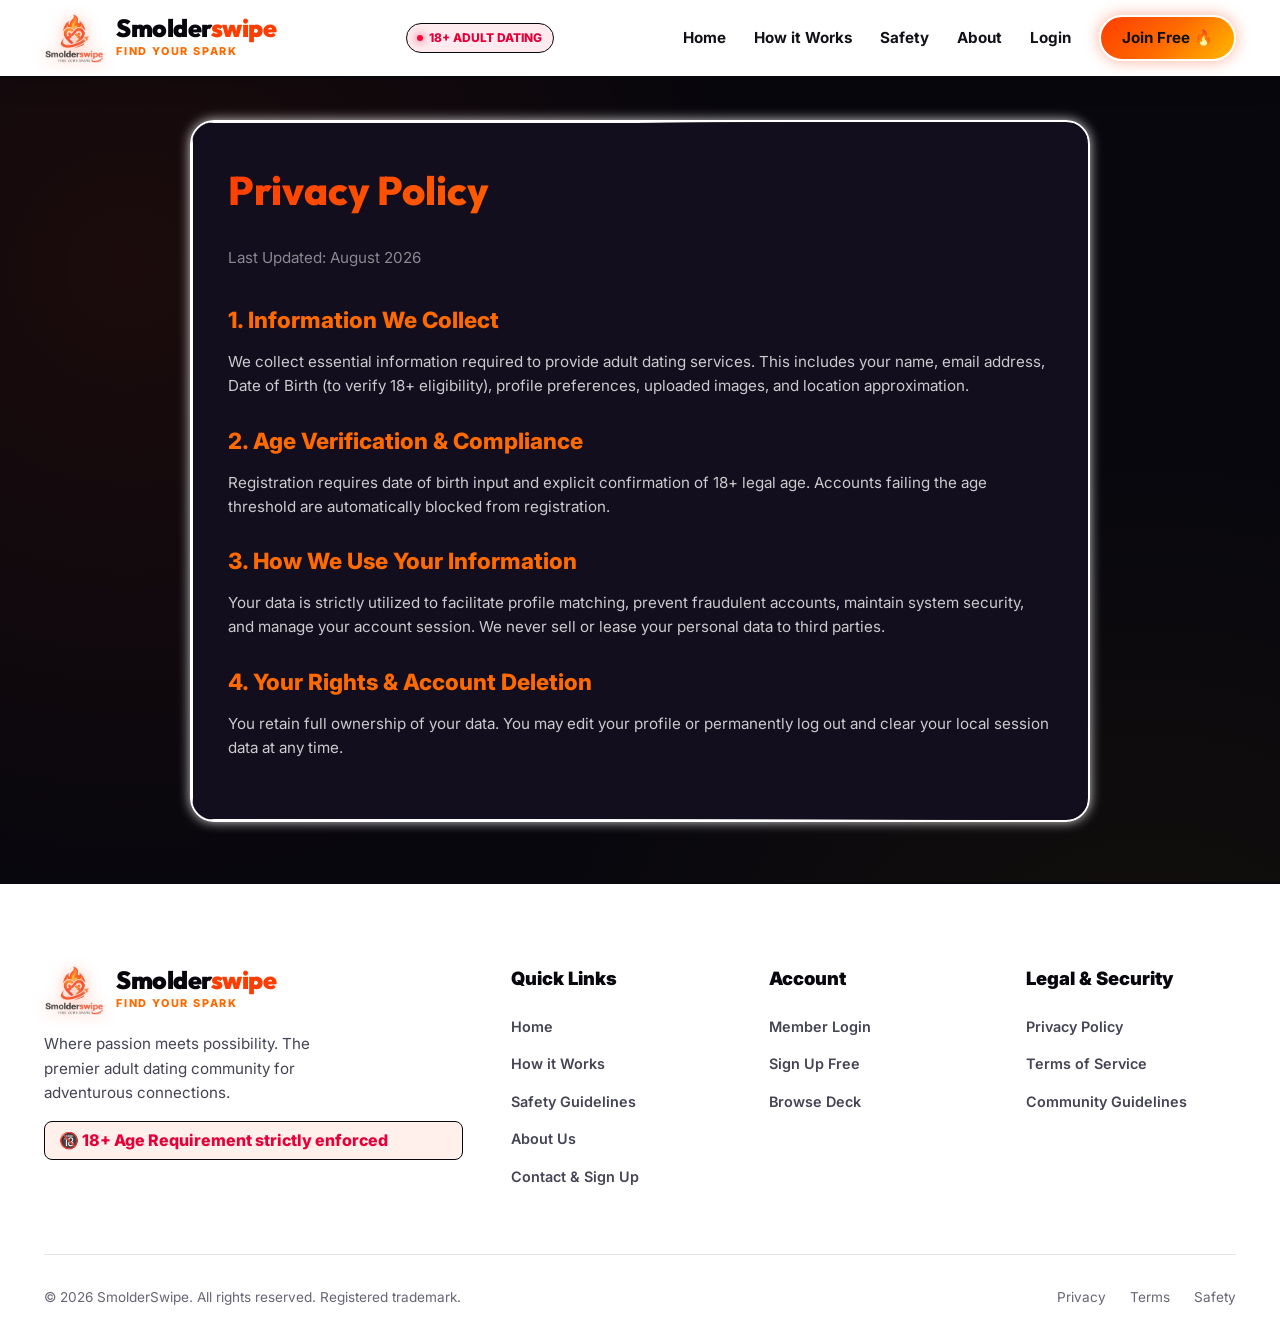
<file: privacy.html>
<!DOCTYPE html>
<html lang="en">
<head>
    <meta charset="UTF-8">
    <meta name="viewport" content="width=device-width, initial-scale=1.0">
    <title>Privacy Policy | SmolderSwipe Adult Dating</title>
    <meta name="description" content="SmolderSwipe privacy policy explaining how we protect your data, personal security, and discretion.">
    
    <!-- Google Fonts -->
    <link rel="preconnect" href="https://fonts.googleapis.com">
    <link rel="preconnect" href="https://fonts.gstatic.com" crossorigin>
    <link href="https://fonts.googleapis.com/css2?family=Inter:wght@300;400;500;600;700&family=Outfit:wght@400;600;800;900&display=swap" rel="stylesheet">
    
    <link rel="stylesheet" href="style.css">
</head>
<body>

    <!-- Navigation Header -->
    <nav id="navbar" class="sticky-nav">
        <div class="nav-container">
            <a href="index.html" class="brand-wrapper">
                <img src="assets/logo.png" alt="SmolderSwipe Logo" class="brand-logo-img">
                <div class="brand-info">
                    <span class="brand-name display-text">Smolder<span>swipe</span></span>
                    <span class="brand-tagline">FIND YOUR SPARK</span>
                </div>
            </a>
            
            <div class="age-badge">
                <span class="pulse-dot"></span>
                <span>18+ ADULT DATING</span>
            </div>

            <div class="hamburger" id="hamburger" aria-label="Toggle Navigation" tabindex="0">
                <span class="bar"></span>
                <span class="bar"></span>
                <span class="bar"></span>
            </div>

            <ul class="nav-links" id="nav-links">
                <li><a href="index.html">Home</a></li>
                <li><a href="how-it-works.html">How it Works</a></li>
                <li><a href="safety.html">Safety</a></li>
                <li><a href="about.html">About</a></li>
                <li><a href="login.html">Login</a></li>
                <li><a href="contact.html" class="btn btn-ember btn-sm">Join Free 🔥</a></li>
            </ul>
        </div>
    </nav>

    <main style="padding-top: 120px; padding-bottom: 60px;">
        <div class="container">
            <div class="bento-card fade-in" style="max-width: 900px; margin: 0 auto; text-align: left;">
                <h1 class="display-text gradient-text" style="font-size: 2.5rem; margin-bottom: 1.5rem;">Privacy Policy</h1>
                <p style="color: var(--color-text-dim); margin-bottom: 2rem;">Last Updated: August 2026</p>

                <h3 style="color: var(--color-ember-orange); margin-bottom: 0.75rem;">1. Information We Collect</h3>
                <p style="color: var(--color-text-muted); margin-bottom: 1.5rem;">
                    We collect essential information required to provide adult dating services. This includes your name, email address, Date of Birth (to verify 18+ eligibility), profile preferences, uploaded images, and location approximation.
                </p>

                <h3 style="color: var(--color-ember-orange); margin-bottom: 0.75rem;">2. Age Verification & Compliance</h3>
                <p style="color: var(--color-text-muted); margin-bottom: 1.5rem;">
                    Registration requires date of birth input and explicit confirmation of 18+ legal age. Accounts failing the age threshold are automatically blocked from registration.
                </p>

                <h3 style="color: var(--color-ember-orange); margin-bottom: 0.75rem;">3. How We Use Your Information</h3>
                <p style="color: var(--color-text-muted); margin-bottom: 1.5rem;">
                    Your data is strictly utilized to facilitate profile matching, prevent fraudulent accounts, maintain system security, and manage your account session. We never sell or lease your personal data to third parties.
                </p>

                <h3 style="color: var(--color-ember-orange); margin-bottom: 0.75rem;">4. Your Rights & Account Deletion</h3>
                <p style="color: var(--color-text-muted); margin-bottom: 1.5rem;">
                    You retain full ownership of your data. You may edit your profile or permanently log out and clear your local session data at any time.
                </p>
            </div>
        </div>
    </main>

    <!-- Modern Dark Footer -->
    <footer class="footer">
        <div class="container">
            <div class="footer-grid">
                <div class="footer-brand">
                    <a href="index.html" class="brand-wrapper">
                        <img src="assets/logo.png" alt="SmolderSwipe Logo" class="brand-logo-img">
                        <div class="brand-info">
                            <span class="brand-name display-text">Smolder<span>swipe</span></span>
                            <span class="brand-tagline">FIND YOUR SPARK</span>
                        </div>
                    </a>
                    <p>Where passion meets possibility. The premier adult dating community for adventurous connections.</p>
                    <span class="footer-18-notice">🔞 18+ Age Requirement strictly enforced</span>
                </div>

                <div class="footer-col">
                    <h4>Quick Links</h4>
                    <ul>
                        <li><a href="index.html">Home</a></li>
                        <li><a href="how-it-works.html">How it Works</a></li>
                        <li><a href="safety.html">Safety Guidelines</a></li>
                        <li><a href="about.html">About Us</a></li>
                        <li><a href="contact.html">Contact & Sign Up</a></li>
                    </ul>
                </div>

                <div class="footer-col">
                    <h4>Account</h4>
                    <ul>
                        <li><a href="login.html">Member Login</a></li>
                        <li><a href="contact.html">Sign Up Free</a></li>
                        <li><a href="index.html#discover">Browse Deck</a></li>
                    </ul>
                </div>

                <div class="footer-col">
                    <h4>Legal & Security</h4>
                    <ul>
                        <li><a href="privacy.html">Privacy Policy</a></li>
                        <li><a href="terms.html">Terms of Service</a></li>
                        <li><a href="community.html">Community Guidelines</a></li>
                    </ul>
                </div>
            </div>

            <div class="footer-bottom">
                <p>&copy; 2026 SmolderSwipe. All rights reserved. Registered trademark.</p>
                <div style="display: flex; gap: 1.5rem;">
                    <a href="privacy.html">Privacy</a>
                    <a href="terms.html">Terms</a>
                    <a href="safety.html">Safety</a>
                </div>
            </div>
        </div>
    </footer>

    <script src="script.js"></script>
</body>
</html>
</file>
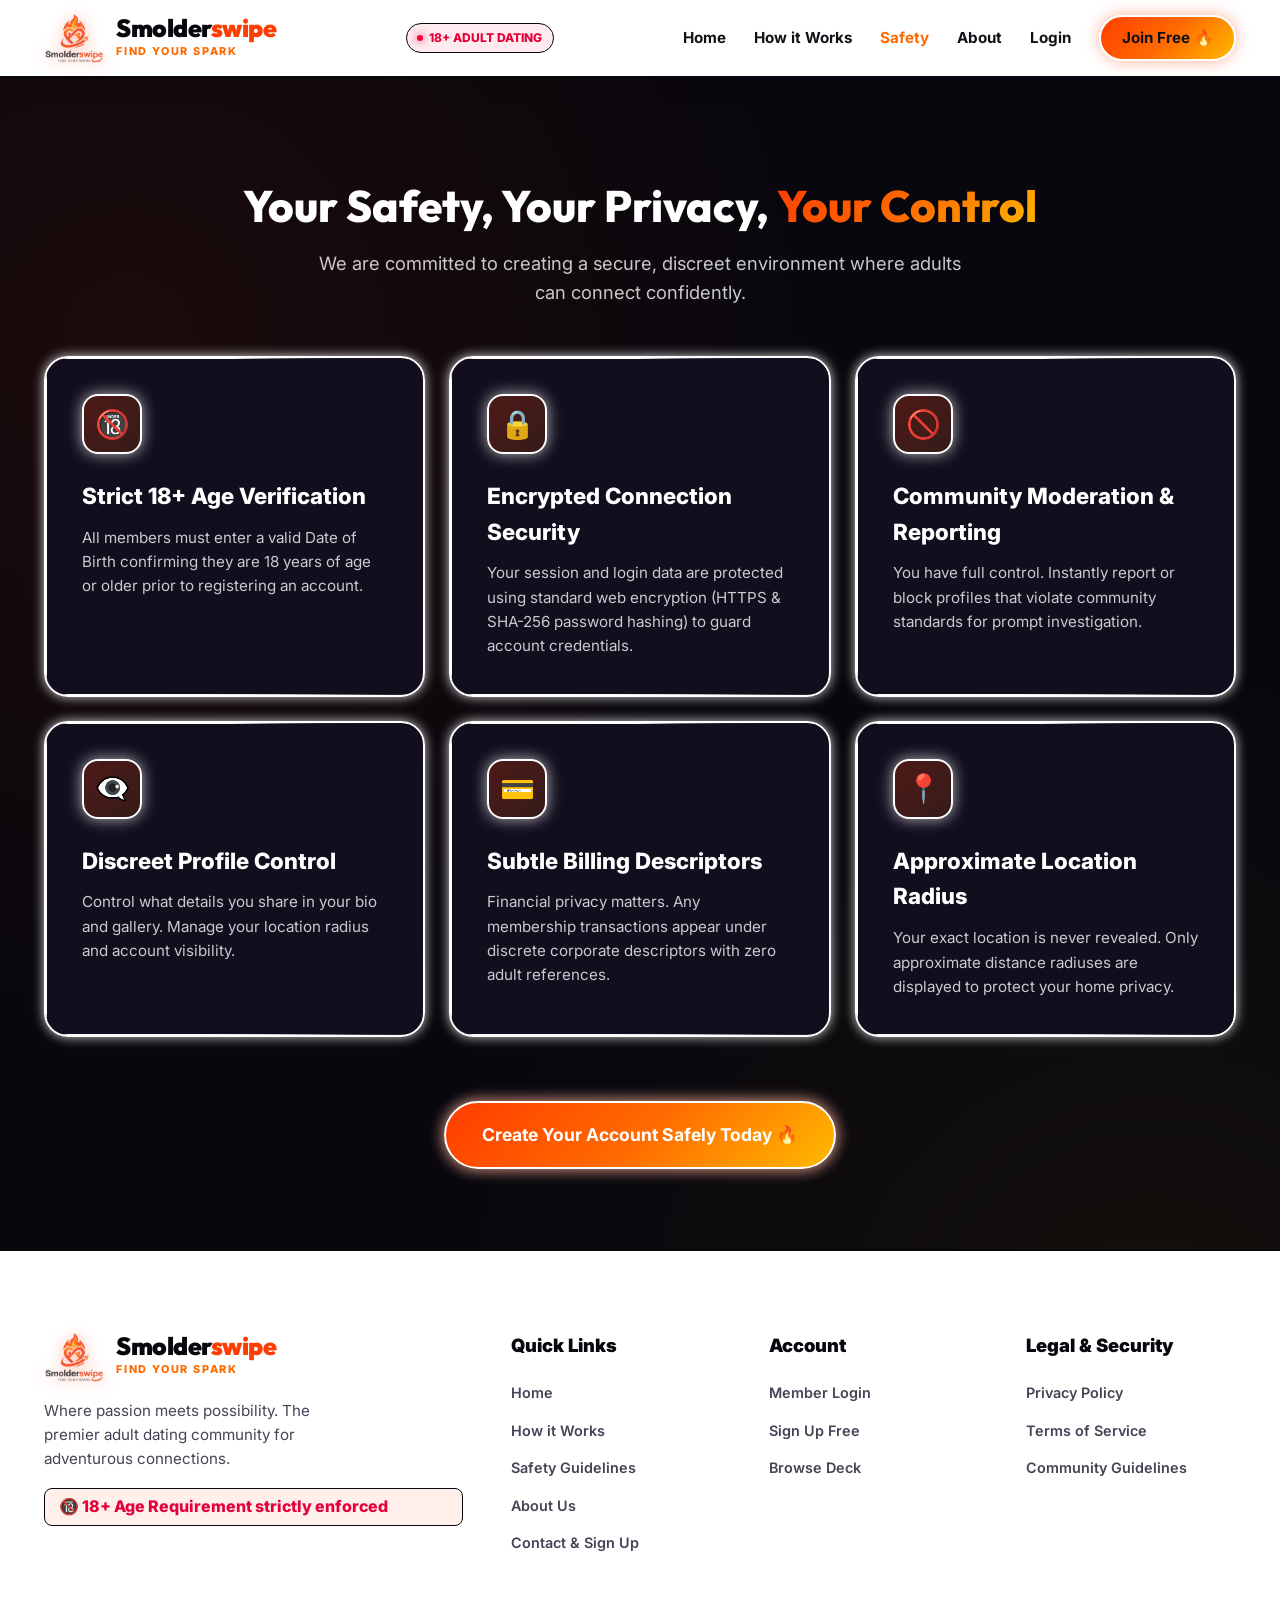
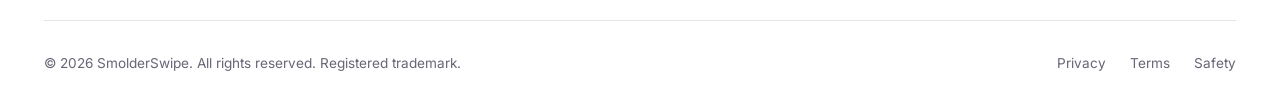
<file: safety.html>
<!DOCTYPE html>
<html lang="en">
<head>
    <meta charset="UTF-8">
    <meta name="viewport" content="width=device-width, initial-scale=1.0">
    <title>Safety & Privacy | SmolderSwipe Adult Dating</title>
    <meta name="description" content="Your safety, privacy, and control are our highest priority. Learn about SmolderSwipe age verification, encrypted chats, and privacy controls.">
    
    <!-- Google Fonts -->
    <link rel="preconnect" href="https://fonts.googleapis.com">
    <link rel="preconnect" href="https://fonts.gstatic.com" crossorigin>
    <link href="https://fonts.googleapis.com/css2?family=Inter:wght@300;400;500;600;700&family=Outfit:wght@400;600;800;900&display=swap" rel="stylesheet">
    
    <link rel="stylesheet" href="style.css">
</head>
<body>

    <!-- Navigation Header -->
    <nav id="navbar" class="sticky-nav">
        <div class="nav-container">
            <a href="index.html" class="brand-wrapper">
                <img src="assets/logo.png" alt="SmolderSwipe Logo" class="brand-logo-img">
                <div class="brand-info">
                    <span class="brand-name display-text">Smolder<span>swipe</span></span>
                    <span class="brand-tagline">FIND YOUR SPARK</span>
                </div>
            </a>
            
            <div class="age-badge">
                <span class="pulse-dot"></span>
                <span>18+ ADULT DATING</span>
            </div>

            <div class="hamburger" id="hamburger" aria-label="Toggle Navigation" tabindex="0">
                <span class="bar"></span>
                <span class="bar"></span>
                <span class="bar"></span>
            </div>

            <ul class="nav-links" id="nav-links">
                <li><a href="index.html">Home</a></li>
                <li><a href="how-it-works.html">How it Works</a></li>
                <li><a href="safety.html" class="active">Safety</a></li>
                <li><a href="about.html">About</a></li>
                <li><a href="login.html">Login</a></li>
                <li><a href="contact.html" class="btn btn-ember btn-sm">Join Free 🔥</a></li>
            </ul>
        </div>
    </nav>

    <main style="padding-top: 100px;">
        <section class="section">
            <div class="container text-center">
                <h1 class="section-title display-text">Your Safety, Your Privacy, <span class="gradient-text">Your Control</span></h1>
                <p class="section-subtitle">We are committed to creating a secure, discreet environment where adults can connect confidently.</p>

                <div class="bento-grid">
                    <div class="bento-card fade-in" style="text-align: left;">
                        <div class="bento-icon">🔞</div>
                        <h3>Strict 18+ Age Verification</h3>
                        <p>All members must enter a valid Date of Birth confirming they are 18 years of age or older prior to registering an account.</p>
                    </div>

                    <div class="bento-card fade-in" style="text-align: left;">
                        <div class="bento-icon">🔒</div>
                        <h3>Encrypted Connection Security</h3>
                        <p>Your session and login data are protected using standard web encryption (HTTPS & SHA-256 password hashing) to guard account credentials.</p>
                    </div>

                    <div class="bento-card fade-in" style="text-align: left;">
                        <div class="bento-icon">🚫</div>
                        <h3>Community Moderation & Reporting</h3>
                        <p>You have full control. Instantly report or block profiles that violate community standards for prompt investigation.</p>
                    </div>

                    <div class="bento-card fade-in" style="text-align: left;">
                        <div class="bento-icon">👁️‍🗨️</div>
                        <h3>Discreet Profile Control</h3>
                        <p>Control what details you share in your bio and gallery. Manage your location radius and account visibility.</p>
                    </div>

                    <div class="bento-card fade-in" style="text-align: left;">
                        <div class="bento-icon">💳</div>
                        <h3>Subtle Billing Descriptors</h3>
                        <p>Financial privacy matters. Any membership transactions appear under discrete corporate descriptors with zero adult references.</p>
                    </div>

                    <div class="bento-card fade-in" style="text-align: left;">
                        <div class="bento-icon">📍</div>
                        <h3>Approximate Location Radius</h3>
                        <p>Your exact location is never revealed. Only approximate distance radiuses are displayed to protect your home privacy.</p>
                    </div>
                </div>

                <div style="margin-top: 4rem;">
                    <a href="contact.html" class="btn btn-ember btn-large">Create Your Account Safely Today 🔥</a>
                </div>
            </div>
        </section>
    </main>

    <!-- Modern Dark Footer -->
    <footer class="footer">
        <div class="container">
            <div class="footer-grid">
                <div class="footer-brand">
                    <a href="index.html" class="brand-wrapper">
                        <img src="assets/logo.png" alt="SmolderSwipe Logo" class="brand-logo-img">
                        <div class="brand-info">
                            <span class="brand-name display-text">Smolder<span>swipe</span></span>
                            <span class="brand-tagline">FIND YOUR SPARK</span>
                        </div>
                    </a>
                    <p>Where passion meets possibility. The premier adult dating community for adventurous connections.</p>
                    <span class="footer-18-notice">🔞 18+ Age Requirement strictly enforced</span>
                </div>

                <div class="footer-col">
                    <h4>Quick Links</h4>
                    <ul>
                        <li><a href="index.html">Home</a></li>
                        <li><a href="how-it-works.html">How it Works</a></li>
                        <li><a href="safety.html">Safety Guidelines</a></li>
                        <li><a href="about.html">About Us</a></li>
                        <li><a href="contact.html">Contact & Sign Up</a></li>
                    </ul>
                </div>

                <div class="footer-col">
                    <h4>Account</h4>
                    <ul>
                        <li><a href="login.html">Member Login</a></li>
                        <li><a href="contact.html">Sign Up Free</a></li>
                        <li><a href="index.html#discover">Browse Deck</a></li>
                    </ul>
                </div>

                <div class="footer-col">
                    <h4>Legal & Security</h4>
                    <ul>
                        <li><a href="privacy.html">Privacy Policy</a></li>
                        <li><a href="terms.html">Terms of Service</a></li>
                        <li><a href="community.html">Community Guidelines</a></li>
                    </ul>
                </div>
            </div>

            <div class="footer-bottom">
                <p>&copy; 2026 SmolderSwipe. All rights reserved. Registered trademark.</p>
                <div style="display: flex; gap: 1.5rem;">
                    <a href="privacy.html">Privacy</a>
                    <a href="terms.html">Terms</a>
                    <a href="safety.html">Safety</a>
                </div>
            </div>
        </div>
    </footer>

    <script src="script.js"></script>
</body>
</html>
</file>
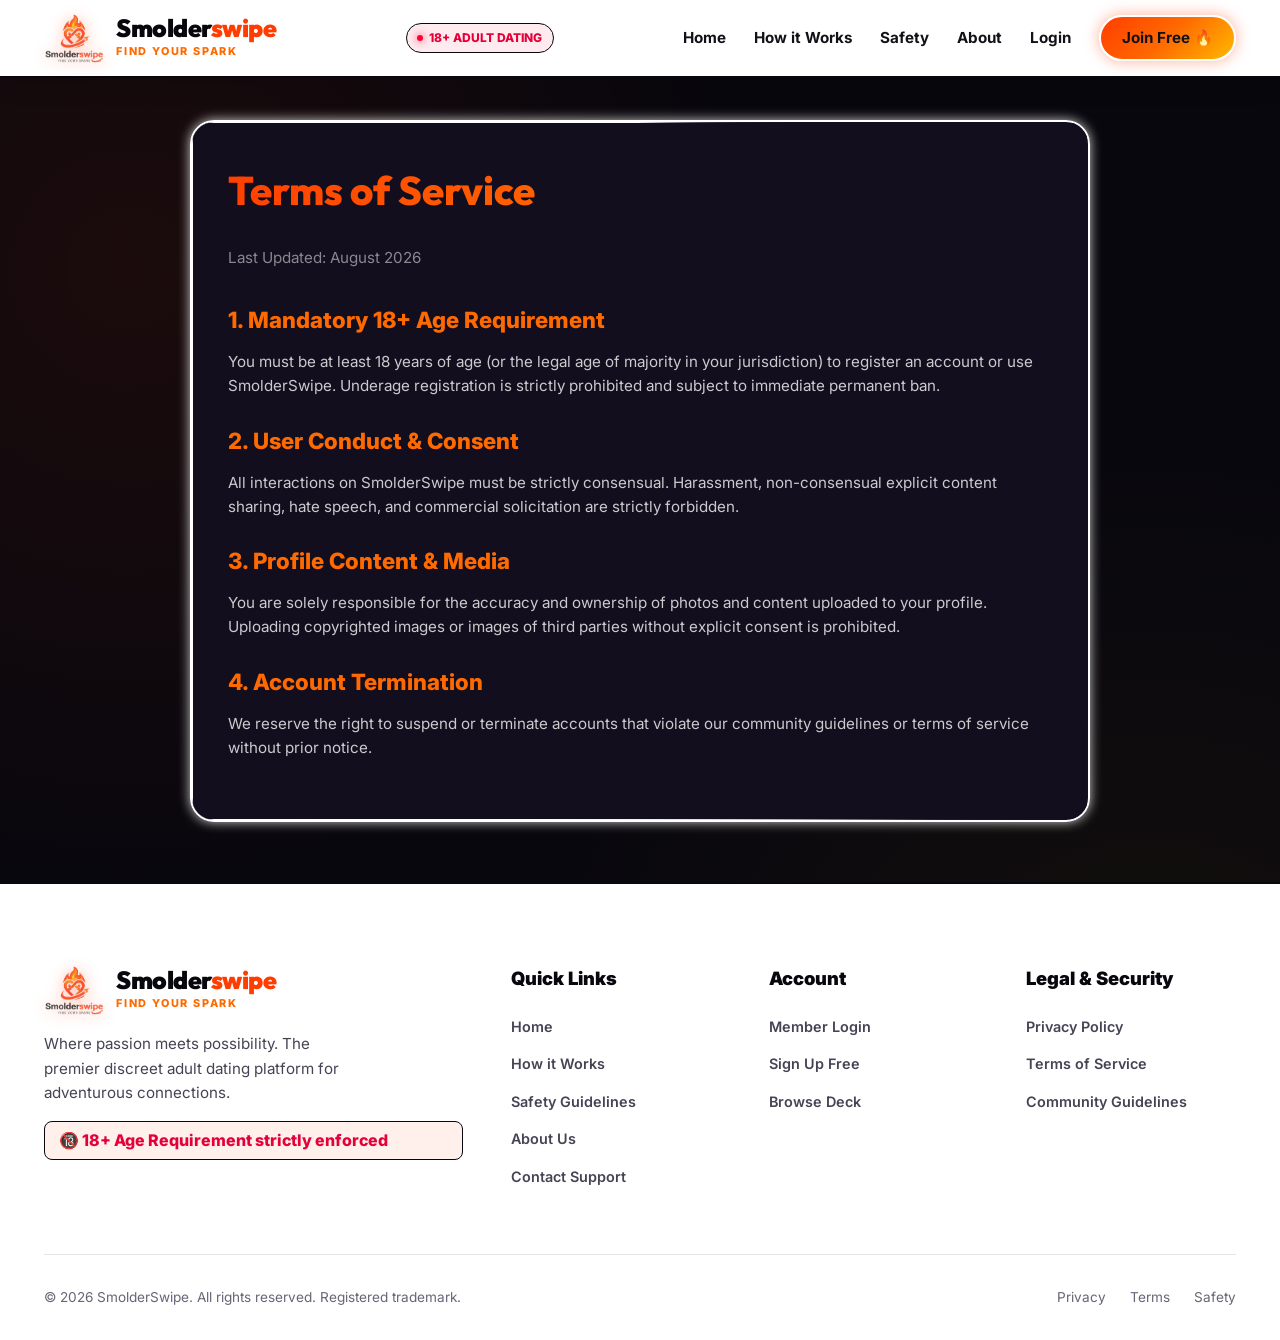
<file: terms.html>
<!DOCTYPE html>
<html lang="en">
<head>
    <meta charset="UTF-8">
    <meta name="viewport" content="width=device-width, initial-scale=1.0">
    <title>Terms of Service | SmolderSwipe Adult Dating</title>
    <meta name="description" content="SmolderSwipe Terms of Service governing platform usage, age requirements, and community standards.">
    
    <!-- Google Fonts -->
    <link rel="preconnect" href="https://fonts.googleapis.com">
    <link rel="preconnect" href="https://fonts.gstatic.com" crossorigin>
    <link href="https://fonts.googleapis.com/css2?family=Inter:wght@300;400;500;600;700&family=Outfit:wght@400;600;800;900&display=swap" rel="stylesheet">
    
    <link rel="stylesheet" href="style.css">
</head>
<body>

    <!-- Navigation Header -->
    <nav id="navbar" class="sticky-nav">
        <div class="nav-container">
            <a href="index.html" class="brand-wrapper">
                <img src="assets/logo.png" alt="SmolderSwipe Logo" class="brand-logo-img">
                <div class="brand-info">
                    <span class="brand-name display-text">Smolder<span>swipe</span></span>
                    <span class="brand-tagline">FIND YOUR SPARK</span>
                </div>
            </a>
            
            <div class="age-badge">
                <span class="pulse-dot"></span>
                <span>18+ ADULT DATING</span>
            </div>

            <div class="hamburger" id="hamburger" aria-label="Toggle Navigation" tabindex="0">
                <span class="bar"></span>
                <span class="bar"></span>
                <span class="bar"></span>
            </div>

            <ul class="nav-links" id="nav-links">
                <li><a href="index.html">Home</a></li>
                <li><a href="how-it-works.html">How it Works</a></li>
                <li><a href="safety.html">Safety</a></li>
                <li><a href="about.html">About</a></li>
                <li><a href="login.html">Login</a></li>
                <li><a href="contact.html" class="btn btn-ember btn-sm">Join Free 🔥</a></li>
            </ul>
        </div>
    </nav>

    <main style="padding-top: 120px; padding-bottom: 60px;">
        <div class="container">
            <div class="bento-card fade-in" style="max-width: 900px; margin: 0 auto; text-align: left;">
                <h1 class="display-text gradient-text" style="font-size: 2.5rem; margin-bottom: 1.5rem;">Terms of Service</h1>
                <p style="color: var(--color-text-dim); margin-bottom: 2rem;">Last Updated: August 2026</p>

                <h3 style="color: var(--color-ember-orange); margin-bottom: 0.75rem;">1. Mandatory 18+ Age Requirement</h3>
                <p style="color: var(--color-text-muted); margin-bottom: 1.5rem;">
                    You must be at least 18 years of age (or the legal age of majority in your jurisdiction) to register an account or use SmolderSwipe. Underage registration is strictly prohibited and subject to immediate permanent ban.
                </p>

                <h3 style="color: var(--color-ember-orange); margin-bottom: 0.75rem;">2. User Conduct & Consent</h3>
                <p style="color: var(--color-text-muted); margin-bottom: 1.5rem;">
                    All interactions on SmolderSwipe must be strictly consensual. Harassment, non-consensual explicit content sharing, hate speech, and commercial solicitation are strictly forbidden.
                </p>

                <h3 style="color: var(--color-ember-orange); margin-bottom: 0.75rem;">3. Profile Content & Media</h3>
                <p style="color: var(--color-text-muted); margin-bottom: 1.5rem;">
                    You are solely responsible for the accuracy and ownership of photos and content uploaded to your profile. Uploading copyrighted images or images of third parties without explicit consent is prohibited.
                </p>

                <h3 style="color: var(--color-ember-orange); margin-bottom: 0.75rem;">4. Account Termination</h3>
                <p style="color: var(--color-text-muted); margin-bottom: 1.5rem;">
                    We reserve the right to suspend or terminate accounts that violate our community guidelines or terms of service without prior notice.
                </p>
            </div>
        </div>
    </main>

    <!-- Modern Dark Footer -->
    <footer class="footer">
        <div class="container">
            <div class="footer-grid">
                <div class="footer-brand">
                    <a href="index.html" class="brand-wrapper">
                        <img src="assets/logo.png" alt="SmolderSwipe Logo" class="brand-logo-img">
                        <div class="brand-info">
                            <span class="brand-name display-text">Smolder<span>swipe</span></span>
                            <span class="brand-tagline">FIND YOUR SPARK</span>
                        </div>
                    </a>
                    <p>Where passion meets possibility. The premier discreet adult dating platform for adventurous connections.</p>
                    <span class="footer-18-notice">🔞 18+ Age Requirement strictly enforced</span>
                </div>

                <div class="footer-col">
                    <h4>Quick Links</h4>
                    <ul>
                        <li><a href="index.html">Home</a></li>
                        <li><a href="how-it-works.html">How it Works</a></li>
                        <li><a href="safety.html">Safety Guidelines</a></li>
                        <li><a href="about.html">About Us</a></li>
                        <li><a href="contact.html">Contact Support</a></li>
                    </ul>
                </div>

                <div class="footer-col">
                    <h4>Account</h4>
                    <ul>
                        <li><a href="login.html">Member Login</a></li>
                        <li><a href="contact.html">Sign Up Free</a></li>
                        <li><a href="index.html#discover">Browse Deck</a></li>
                    </ul>
                </div>

                <div class="footer-col">
                    <h4>Legal & Security</h4>
                    <ul>
                        <li><a href="privacy.html">Privacy Policy</a></li>
                        <li><a href="terms.html">Terms of Service</a></li>
                        <li><a href="community.html">Community Guidelines</a></li>
                    </ul>
                </div>
            </div>

            <div class="footer-bottom">
                <p>&copy; 2026 SmolderSwipe. All rights reserved. Registered trademark.</p>
                <div style="display: flex; gap: 1.5rem;">
                    <a href="privacy.html">Privacy</a>
                    <a href="terms.html">Terms</a>
                    <a href="safety.html">Safety</a>
                </div>
            </div>
        </div>
    </footer>

    <script src="script.js"></script>
</body>
</html>
</file>
<file: style.css>
/* ==========================================================================
   SmolderSwipe Design System & Theme
   Extracted & Inspired by logo.png ("FIND YOUR SPARK")
   ========================================================================== */

:root {
    /* Color System - Fiery Ember & Dark Obsidian */
    --color-obsidian: #08070d;
    --color-surface-dark: #120e1e;
    --color-surface-card: rgba(22, 17, 35, 0.92);
    --color-surface-border: #FFFFFF;
    --color-surface-border-hover: #FFFFFF;
    
    --color-ember-red: #FF3D00;
    --color-ember-orange: #FF6A00;
    --color-spark-gold: #FFB800;
    --color-spark-yellow: #FFD700;
    --color-crimson: #E60039;
    
    --color-text-main: #FFFFFF;
    --color-text-muted: rgba(255, 255, 255, 0.78);
    --color-text-dim: rgba(255, 255, 255, 0.5);
    
    /* Gradients */
    --gradient-flame: linear-gradient(135deg, #FF3D00 0%, #FF6A00 50%, #FFB800 100%);
    --gradient-flame-subtle: linear-gradient(135deg, rgba(255, 61, 0, 0.25) 0%, rgba(255, 106, 0, 0.15) 100%);
    --gradient-hero-bg: radial-gradient(circle at 50% -20%, #3A0C05 0%, #1A0713 50%, #08070d 100%);
    --gradient-card-overlay: linear-gradient(to top, rgba(8, 7, 13, 0.95) 0%, rgba(8, 7, 13, 0.4) 60%, transparent 100%);
    --gradient-gold: linear-gradient(135deg, #FFB800 0%, #FF8C00 100%);

    /* Neon Shadows & Glows */
    --glow-neon-white: 0 0 10px #FFFFFF, 0 0 20px #FFFFFF, 0 0 35px rgba(255, 255, 255, 0.9);
    --glow-flame-sm: 0 0 15px rgba(255, 61, 0, 0.4);
    --glow-flame-lg: 0 0 35px rgba(255, 61, 0, 0.5);
    --glow-white-sm: 0 0 15px rgba(255, 255, 255, 0.7);
    --glow-white-lg: 0 0 35px rgba(255, 255, 255, 1);
    --glass-shadow: 0 20px 40px rgba(0, 0, 0, 0.7);

    /* Fonts & Radii */
    --font-display: 'Outfit', -apple-system, BlinkMacSystemFont, "Segoe UI", Roboto, sans-serif;
    --font-sans: 'Inter', -apple-system, BlinkMacSystemFont, "Segoe UI", Roboto, sans-serif;
    
    --radius-sm: 8px;
    --radius-md: 16px;
    --radius-lg: 24px;
    --radius-full: 9999px;

    --max-width: 1240px;
    --transition: all 0.3s cubic-bezier(0.16, 1, 0.3, 1);
}

/* Reset & Base Styles */
* {
    margin: 0;
    padding: 0;
    box-sizing: border-box;
}

html {
    scroll-behavior: smooth;
    font-size: 16px;
}

body {
    font-family: var(--font-sans);
    background-color: var(--color-obsidian);
    color: var(--color-text-main);
    line-height: 1.6;
    overflow-x: hidden;
    background-image: 
        radial-gradient(circle at 10% 20%, rgba(255, 61, 0, 0.08) 0%, transparent 40%),
        radial-gradient(circle at 90% 80%, rgba(255, 184, 0, 0.05) 0%, transparent 40%);
}

a {
    color: inherit;
    text-decoration: none;
}

img {
    max-width: 100%;
    display: block;
}

/* ==========================================================================
   WHITE NEON LIGHT CLOCKWISE ROTATING MOVING BORDER ANIMATIONS
   ========================================================================== */

@keyframes rotateNeonClockwise {
    0% {
        transform: translate(-50%, -50%) rotate(0deg);
    }
    100% {
        transform: translate(-50%, -50%) rotate(360deg);
    }
}

/* Permanent Solid White Border + Rotating Clockwise Moving Neon Laser Light */
.white-glow-card,
.bento-card,
.discover-card,
.quiz-card,
.cta-card,
.form-card,
.auth-container,
.swipe-card.active-card,
.stat-item,
.hero-quick-search,
.testimonial-card,
.faq-item,
.about-hero-image,
.about-img-card,
.login-img-card,
.image-card {
    position: relative;
    overflow: hidden;
    isolation: isolate;
    border-radius: var(--radius-md);
    border: 2px solid #FFFFFF; /* All borders permanent crisp white */
    box-shadow: 0 0 12px rgba(255, 255, 255, 0.8);
    background: var(--color-surface-dark);
}

/* Clockwise Moving Neon Laser Light Beam */
.white-glow-card::before,
.bento-card::before,
.discover-card::before,
.quiz-card::before,
.cta-card::before,
.form-card::before,
.auth-container::before,
.swipe-card.active-card::before,
.stat-item::before,
.hero-quick-search::before,
.testimonial-card::before,
.faq-item::before,
.about-hero-image::before,
.about-img-card::before,
.login-img-card::before,
.image-card::before {
    content: '';
    position: absolute;
    top: 50%;
    left: 50%;
    width: 350%;
    height: 350%;
    background: conic-gradient(
        from 0deg,
        transparent 0deg,
        transparent 140deg,
        rgba(255, 255, 255, 0.3) 180deg,
        rgba(255, 255, 255, 0.8) 230deg,
        #FFFFFF 280deg,
        #FFFFFF 330deg,
        rgba(255, 255, 255, 0.95) 350deg,
        #FFFFFF 360deg
    );
    animation: rotateNeonClockwise 3s linear infinite;
    z-index: 0;
    pointer-events: none;
    transform: translate(-50%, -50%) rotate(0deg);
    opacity: 1;
    filter: drop-shadow(0 0 15px #FFFFFF) drop-shadow(0 0 30px #FFFFFF) drop-shadow(0 0 50px rgba(255, 255, 255, 0.95));
}

/* Inner Surface Mask leaving 2px solid white border + moving neon laser track */
.white-glow-card::after,
.bento-card::after,
.discover-card::after,
.quiz-card::after,
.cta-card::after,
.form-card::after,
.auth-container::after,
.swipe-card.active-card::after,
.stat-item::after,
.hero-quick-search::after,
.testimonial-card::after,
.faq-item::after,
.about-hero-image::after,
.about-img-card::after,
.login-img-card::after,
.image-card::after {
    content: '';
    position: absolute;
    inset: 1px;
    background: var(--color-surface-dark);
    border-radius: calc(var(--radius-md) - 2px);
    z-index: 1;
    pointer-events: none;
}

/* Speed up rotation & boost ultra neon white glow on hover */
.bento-card:hover::before,
.discover-card:hover::before,
.quiz-card:hover::before,
.cta-card:hover::before,
.stat-item:hover::before,
.hero-quick-search:hover::before,
.testimonial-card:hover::before,
.faq-item:hover::before,
.about-hero-image:hover::before,
.about-img-card:hover::before,
.login-img-card:hover::before,
.image-card:hover::before {
    animation-duration: 1.8s;
    opacity: 1;
    filter: drop-shadow(0 0 20px #FFFFFF) drop-shadow(0 0 45px #FFFFFF) drop-shadow(0 0 75px #FFFFFF);
}

/* CRITICAL FIX: Ensure ALL card children, image wrappers, and <img> tags render at z-index: 2 ABOVE the z-index: 1 mask layer! */
.white-glow-card > *,
.bento-card > *,
.discover-card > *,
.quiz-card > *,
.cta-card > *,
.form-card > *,
.auth-container > *,
.auth-card,
.auth-image,
.stat-item > *,
.hero-quick-search > *,
.testimonial-card > *,
.faq-item > *,
.about-hero-image > *,
.about-img-card > *,
.login-img-card > *,
.image-card > *,
.auth-image img,
.about-hero-image img,
.about-img-card img,
.login-img-card img,
.image-card img,
.discover-card img,
.swipe-card.active-card img {
    position: relative;
    z-index: 2;
}

/* Profile Discovery Cards specific image and overlay z-indexing */
.discover-card {
    aspect-ratio: 3/4;
    cursor: pointer;
    transition: var(--transition);
}

.discover-card:hover {
    transform: translateY(-8px) scale(1.02);
    box-shadow: 0 0 25px rgba(255, 255, 255, 1), 0 20px 40px rgba(0, 0, 0, 0.8);
}

.discover-card img {
    width: 100%;
    height: 100%;
    object-fit: cover;
    border-radius: calc(var(--radius-md) - 2px);
    transition: transform 0.6s ease;
}

.discover-card:hover img {
    transform: scale(1.08);
}

.discover-overlay {
    position: absolute;
    bottom: 2px;
    left: 2px;
    right: 2px;
    z-index: 3;
    padding: 3rem 1.25rem 1.25rem;
    background: var(--gradient-card-overlay);
    border-radius: 0 0 calc(var(--radius-md) - 2px) calc(var(--radius-md) - 2px);
    display: flex;
    flex-direction: column;
    justify-content: flex-end;
}

/* Typography */
.display-text {
    font-family: var(--font-display);
    font-weight: 800;
}

.gradient-text {
    background: var(--gradient-flame);
    -webkit-background-clip: text;
    -webkit-text-fill-color: transparent;
    display: inline-block;
}

.gold-text {
    background: var(--gradient-gold);
    -webkit-background-clip: text;
    -webkit-text-fill-color: transparent;
    display: inline-block;
}

/* Layout Utilities */
.container {
    max-width: var(--max-width);
    margin: 0 auto;
    padding: 0 1.5rem;
}

.section {
    padding: 5rem 0;
    position: relative;
}

.text-center {
    text-align: center;
}

.section-title {
    font-size: 2.75rem;
    line-height: 1.2;
    margin-bottom: 1rem;
    font-weight: 800;
}

.section-subtitle {
    font-size: 1.15rem;
    color: var(--color-text-muted);
    max-width: 650px;
    margin: 0 auto 3rem auto;
}

/* Buttons System */
.btn {
    display: inline-flex;
    align-items: center;
    justify-content: center;
    gap: 0.5rem;
    padding: 0.85rem 1.75rem;
    border-radius: var(--radius-full);
    font-weight: 700;
    font-size: 1rem;
    cursor: pointer;
    border: none;
    transition: var(--transition);
    font-family: var(--font-sans);
    white-space: nowrap;
}

.btn-primary, .btn-ember {
    background: var(--gradient-flame);
    color: #FFFFFF;
    box-shadow: var(--glow-flame-sm), var(--glow-white-sm);
    position: relative;
    overflow: hidden;
    border: 2px solid #FFFFFF;
}

.btn-primary:hover, .btn-ember:hover {
    transform: translateY(-2px);
    box-shadow: var(--glow-flame-lg), var(--glow-neon-white);
    filter: brightness(1.1);
}

.btn-outline {
    background: rgba(255, 255, 255, 0.08);
    color: var(--color-text-main);
    border: 2px solid #FFFFFF;
    backdrop-filter: blur(10px);
    box-shadow: var(--glow-white-sm);
}

.btn-outline:hover {
    background: rgba(255, 255, 255, 0.25);
    border-color: #FFFFFF;
    box-shadow: var(--glow-neon-white);
    transform: translateY(-2px);
}

.btn-large {
    padding: 1.1rem 2.25rem;
    font-size: 1.1rem;
}

.btn-sm {
    padding: 0.55rem 1.3rem;
    font-size: 0.875rem;
}

/* ==========================================================================
   STICKY NAVIGATION HEADER (WHITE BACKGROUND & DARK TEXT)
   ========================================================================== */

.sticky-nav {
    position: fixed;
    top: 0;
    left: 0;
    width: 100%;
    background: #FFFFFF;
    backdrop-filter: blur(20px);
    -webkit-backdrop-filter: blur(20px);
    border-bottom: 2px solid #08070d;
    box-shadow: 0 4px 25px rgba(0, 0, 0, 0.12);
    z-index: 1000;
    padding: 0.75rem 0;
    transition: var(--transition);
}

.nav-container {
    max-width: var(--max-width);
    margin: 0 auto;
    padding: 0 1.5rem;
    display: flex;
    justify-content: space-between;
    align-items: center;
}

.brand-wrapper {
    display: flex;
    align-items: center;
    gap: 0.75rem;
    text-decoration: none;
}

.brand-logo-img {
    height: 52px;
    width: auto;
    object-fit: contain;
    filter: drop-shadow(0 2px 8px rgba(255, 61, 0, 0.4));
}

.brand-info {
    display: flex;
    flex-direction: column;
}

.brand-name {
    font-size: 1.55rem;
    font-weight: 900;
    color: #08070d; /* Dark text on white background */
    line-height: 1;
    letter-spacing: -0.5px;
}

.brand-name span {
    color: var(--color-ember-red);
}

.brand-tagline {
    font-size: 0.68rem;
    font-weight: 800;
    color: #FF6A00;
    letter-spacing: 1.8px;
    text-transform: uppercase;
    margin-top: 2px;
}

.age-badge {
    background: rgba(230, 0, 57, 0.08);
    border: 1.5px solid #08070d;
    color: #E60039;
    font-size: 0.75rem;
    font-weight: 800;
    padding: 0.25rem 0.65rem;
    border-radius: var(--radius-full);
    display: inline-flex;
    align-items: center;
    gap: 0.4rem;
}

.age-badge .pulse-dot {
    width: 6px;
    height: 6px;
    background-color: #FF0033;
    border-radius: 50%;
    box-shadow: 0 0 8px #FF0033;
    animation: pulse 1.5s infinite;
}

@keyframes pulse {
    0%, 100% { transform: scale(1); opacity: 1; }
    50% { transform: scale(1.4); opacity: 0.5; }
}

.nav-links {
    display: flex;
    list-style: none;
    align-items: center;
    gap: 1.75rem;
}

.nav-links a {
    color: #111118; /* Dark readable links on white navbar */
    font-weight: 700;
    font-size: 0.95rem;
    transition: var(--transition);
}

.nav-links a:hover, .nav-links a.active {
    color: var(--color-ember-orange);
    text-shadow: none;
}

.hamburger {
    display: none;
    cursor: pointer;
    flex-direction: column;
    gap: 5px;
    padding: 5px;
}

.hamburger .bar {
    width: 25px;
    height: 3px;
    background-color: #08070d;
    border-radius: 3px;
    transition: var(--transition);
}

/* Hero Section */
.hero {
    padding: 9.5rem 0 4rem;
    background: var(--gradient-hero-bg);
    position: relative;
    overflow: hidden;
}

.hero-ambient-glow {
    position: absolute;
    top: -15%;
    left: 50%;
    transform: translateX(-50%);
    width: 800px;
    height: 500px;
    background: radial-gradient(ellipse at center, rgba(255, 61, 0, 0.25) 0%, rgba(255, 184, 0, 0.1) 40%, transparent 70%);
    pointer-events: none;
    z-index: 0;
}

.hero-split {
    display: flex;
    align-items: center;
    gap: 3.5rem;
    position: relative;
    z-index: 10;
}

.hero-text-col {
    flex: 1.1;
}

.hero-live-tag {
    display: inline-flex;
    align-items: center;
    gap: 0.5rem;
    background: rgba(255, 61, 0, 0.12);
    border: 1.5px solid #FFFFFF;
    padding: 0.4rem 1rem;
    border-radius: var(--radius-full);
    font-size: 0.85rem;
    font-weight: 700;
    color: var(--color-spark-gold);
    margin-bottom: 1.5rem;
    box-shadow: var(--glow-white-sm);
}

.hero-title {
    font-size: 3.75rem;
    line-height: 1.08;
    margin-bottom: 1.25rem;
    font-weight: 900;
    letter-spacing: -1.5px;
}

.hero-subtitle {
    font-size: 1.25rem;
    color: var(--color-text-muted);
    margin-bottom: 2rem;
    line-height: 1.6;
}

.hero-actions {
    display: flex;
    gap: 1rem;
    align-items: center;
    flex-wrap: wrap;
    margin-bottom: 2.5rem;
}

/* Quick Search Widget inside Hero */
.hero-quick-search {
    background: var(--color-surface-card);
    backdrop-filter: blur(20px);
    border-radius: var(--radius-md);
    padding: 1.25rem;
    display: flex;
    gap: 1rem;
    align-items: center;
    flex-wrap: wrap;
    box-shadow: var(--glass-shadow);
}

.search-field {
    flex: 1;
    min-width: 140px;
    display: flex;
    flex-direction: column;
    gap: 0.3rem;
}

.search-field label {
    font-size: 0.75rem;
    font-weight: 700;
    color: var(--color-text-dim);
    text-transform: uppercase;
    letter-spacing: 0.5px;
}

.search-field select {
    background: rgba(8, 7, 13, 0.6);
    border: 1px solid rgba(255, 255, 255, 0.3);
    color: var(--color-text-main);
    padding: 0.6rem 0.8rem;
    border-radius: var(--radius-sm);
    font-family: var(--font-sans);
    font-weight: 600;
    outline: none;
}

.search-field select:focus {
    border-color: #FFFFFF;
    box-shadow: var(--glow-white-sm);
}

/* Right Interactive Visual Column (Swipe Deck Preview) */
.hero-visual-col {
    flex: 0.9;
    display: flex;
    justify-content: center;
    position: relative;
}

.swipe-deck-container {
    width: 340px;
    height: 480px;
    position: relative;
    perspective: 1000px;
}

.swipe-card {
    position: absolute;
    width: 100%;
    height: 100%;
    border-radius: var(--radius-lg);
    overflow: hidden;
    background: var(--color-surface-dark);
    box-shadow: 0 25px 50px rgba(0, 0, 0, 0.7);
    transition: transform 0.5s ease, opacity 0.5s ease;
    user-select: none;
}

.swipe-card.card-bg-1 {
    transform: scale(0.92) translateY(20px) rotate(-3deg);
    opacity: 0.5;
    z-index: 1;
}

.swipe-card.card-bg-2 {
    transform: scale(0.96) translateY(10px) rotate(2deg);
    opacity: 0.8;
    z-index: 2;
}

.swipe-card.active-card {
    transform: scale(1) translateY(0) rotate(0deg);
    opacity: 1;
    z-index: 3;
}

.swipe-card img {
    position: relative;
    z-index: 2;
    width: 100%;
    height: 100%;
    object-fit: cover;
    object-position: top center;
    border-radius: calc(var(--radius-lg) - 2px);
}

.swipe-card-info {
    position: absolute;
    bottom: 2px;
    left: 2px;
    right: 2px;
    z-index: 3;
    padding: 2.5rem 1.25rem 1.25rem;
    background: var(--gradient-card-overlay);
    border-radius: 0 0 calc(var(--radius-lg) - 2px) calc(var(--radius-lg) - 2px);
    text-align: left;
}

.swipe-card-header {
    display: flex;
    align-items: center;
    justify-content: space-between;
    margin-bottom: 0.4rem;
}

.card-name {
    font-size: 1.5rem;
    font-weight: 800;
    display: flex;
    align-items: center;
    gap: 0.5rem;
}

.verified-icon {
    color: #00E676;
    font-size: 1rem;
}

.spark-match-badge {
    background: var(--gradient-flame);
    color: #FFFFFF;
    font-size: 0.75rem;
    font-weight: 800;
    padding: 0.25rem 0.6rem;
    border-radius: var(--radius-full);
    border: 1px solid #FFFFFF;
    box-shadow: var(--glow-white-sm);
}

.card-tags {
    display: flex;
    gap: 0.5rem;
    flex-wrap: wrap;
    margin-top: 0.5rem;
}

.tag-pill {
    background: rgba(255, 255, 255, 0.18);
    backdrop-filter: blur(8px);
    color: var(--color-text-main);
    font-size: 0.75rem;
    font-weight: 600;
    padding: 0.2rem 0.6rem;
    border-radius: var(--radius-sm);
    border: 1px solid rgba(255, 255, 255, 0.3);
}

/* Interactive Floating Controls under Swipe Deck */
.swipe-controls {
    display: flex;
    justify-content: center;
    gap: 1.25rem;
    margin-top: 1.5rem;
    position: relative;
    z-index: 10;
}

.control-btn {
    width: 54px;
    height: 54px;
    border-radius: 50%;
    border: 2px solid #FFFFFF;
    background: rgba(18, 14, 30, 0.95);
    backdrop-filter: blur(10px);
    display: flex;
    align-items: center;
    justify-content: center;
    font-size: 1.4rem;
    cursor: pointer;
    transition: var(--transition);
    box-shadow: var(--glow-white-sm);
}

.control-btn:hover {
    transform: scale(1.18);
    box-shadow: var(--glow-neon-white);
}

.control-btn.btn-pass:hover {
    background: #E60039;
    border-color: #FFFFFF;
    box-shadow: 0 0 25px rgba(230, 0, 57, 0.8), var(--glow-neon-white);
}

.control-btn.btn-super:hover {
    background: #FFB800;
    border-color: #FFFFFF;
    box-shadow: 0 0 25px rgba(255, 184, 0, 0.8), var(--glow-neon-white);
}

.control-btn.btn-like:hover {
    background: var(--color-ember-red);
    border-color: #FFFFFF;
    box-shadow: 0 0 30px rgba(255, 61, 0, 0.9), var(--glow-neon-white);
}

/* Stats Counter Banner */
.hero-stats {
    display: grid;
    grid-template-columns: repeat(3, 1fr);
    gap: 1.5rem;
    margin-top: 4rem;
    position: relative;
    z-index: 10;
}

.stat-item {
    background: var(--color-surface-card);
    backdrop-filter: blur(16px);
    padding: 1.75rem 1rem;
    border-radius: var(--radius-md);
    text-align: center;
    transition: var(--transition);
}

.stat-item:hover {
    transform: translateY(-5px);
}

.stat-number {
    font-size: 2.5rem;
    font-weight: 900;
    line-height: 1;
    margin-bottom: 0.4rem;
}

.stat-label {
    font-size: 0.85rem;
    color: var(--color-text-dim);
    text-transform: uppercase;
    letter-spacing: 1px;
    font-weight: 700;
}

/* Profile Discovery Grid ("Smolder Deck") */
.filter-tabs {
    display: flex;
    justify-content: center;
    gap: 0.75rem;
    margin-bottom: 2.5rem;
    flex-wrap: wrap;
}

.tab-btn {
    background: rgba(255, 255, 255, 0.08);
    border: 2px solid #FFFFFF;
    color: var(--color-text-muted);
    padding: 0.6rem 1.4rem;
    border-radius: var(--radius-full);
    font-weight: 700;
    font-size: 0.9rem;
    cursor: pointer;
    transition: var(--transition);
}

.tab-btn:hover, .tab-btn.active {
    background: var(--gradient-flame);
    color: #FFFFFF;
    border-color: #FFFFFF;
    box-shadow: var(--glow-neon-white);
}

.discover-grid {
    display: grid;
    grid-template-columns: repeat(4, 1fr);
    gap: 1.5rem;
}

/* Bento Features Grid */
.bento-grid {
    display: grid;
    grid-template-columns: repeat(3, 1fr);
    gap: 1.5rem;
    margin-top: 3rem;
}

.bento-grid.steps-grid-2x2 {
    grid-template-columns: repeat(2, 1fr);
}

.bento-card {
    background: var(--color-surface-card);
    backdrop-filter: blur(16px);
    border-radius: var(--radius-lg);
    padding: 2.25rem;
    transition: var(--transition);
    display: flex;
    flex-direction: column;
}

.bento-card img {
    border-radius: var(--radius-md);
    height: 260px;
    width: 100%;
    object-fit: cover;
    object-position: top center;
}

.steps-grid-2x2 .bento-card img {
    width: 200px;
    height: 250px;
    max-width: 90%;
    margin: 1.5rem auto 0 auto;
    display: block;
    object-fit: cover;
    object-position: top center;
    border-radius: var(--radius-md);
    border: 2px solid #FFFFFF;
    box-shadow: var(--glow-white-sm);
    transition: var(--transition);
}

.steps-grid-2x2 .bento-card:hover img {
    transform: scale(1.05);
    box-shadow: var(--glow-neon-white);
}

.bento-card:hover {
    transform: translateY(-6px);
}

.bento-card.bento-wide {
    grid-column: span 2;
}

.bento-icon {
    width: 60px;
    height: 60px;
    border-radius: var(--radius-md);
    background: var(--gradient-flame-subtle);
    border: 2px solid #FFFFFF;
    display: flex;
    align-items: center;
    justify-content: center;
    font-size: 1.75rem;
    margin-bottom: 1.5rem;
    color: var(--color-ember-orange);
    box-shadow: var(--glow-white-sm);
}

.bento-card h3 {
    font-size: 1.4rem;
    font-weight: 800;
    margin-bottom: 0.75rem;
}

.bento-card p {
    color: var(--color-text-muted);
    font-size: 0.95rem;
    line-height: 1.6;
}

/* Interactive Spark Calculator / Match Finder Section */
.quiz-section {
    background: linear-gradient(180deg, var(--color-obsidian) 0%, var(--color-surface-dark) 100%);
    border-top: 2px solid #FFFFFF;
    border-bottom: 2px solid #FFFFFF;
}

.quiz-card {
    max-width: 800px;
    margin: 0 auto;
    background: var(--color-surface-card);
    backdrop-filter: blur(20px);
    border-radius: var(--radius-lg);
    padding: 3rem 2.5rem;
    box-shadow: var(--glass-shadow);
}

.quiz-steps-indicator {
    display: flex;
    justify-content: center;
    gap: 1rem;
    margin-bottom: 2rem;
}

.step-dot {
    width: 40px;
    height: 6px;
    border-radius: 3px;
    background: rgba(255, 255, 255, 0.2);
    transition: var(--transition);
}

.step-dot.active {
    background: #FFFFFF;
    box-shadow: var(--glow-neon-white);
}

.quiz-options-grid {
    display: grid;
    grid-template-columns: repeat(2, 1fr);
    gap: 1rem;
    margin: 2rem 0;
}

.option-card {
    background: rgba(8, 7, 13, 0.6);
    border: 2px solid #FFFFFF;
    border-radius: var(--radius-md);
    padding: 1.25rem 1.5rem;
    display: flex;
    align-items: center;
    gap: 1rem;
    cursor: pointer;
    transition: var(--transition);
}

.option-card:hover, .option-card.selected {
    background: rgba(255, 255, 255, 0.15);
    border-color: #FFFFFF;
    box-shadow: var(--glow-neon-white);
}

.option-icon {
    font-size: 1.5rem;
}

.option-title {
    font-weight: 700;
    font-size: 1rem;
}

/* Testimonials Carousel */
.testimonial-container {
    max-width: 850px;
    margin: 0 auto;
    position: relative;
}

.testimonial-card {
    background: var(--color-surface-card);
    backdrop-filter: blur(16px);
    border-radius: var(--radius-lg);
    padding: 3rem;
    text-align: center;
    position: relative;
    display: none;
    opacity: 0;
    transition: opacity 0.5s ease;
}

.testimonial-card.active {
    display: block;
    opacity: 1;
}

.testimonial-avatar {
    width: 80px;
    height: 80px;
    border-radius: 50%;
    object-fit: cover;
    margin: 0 auto 1.25rem;
    border: 3px solid #FFFFFF;
    box-shadow: var(--glow-neon-white);
}

.stars {
    color: var(--color-spark-gold);
    font-size: 1.2rem;
    margin-bottom: 1rem;
}

.quote-text {
    font-size: 1.35rem;
    font-style: italic;
    color: var(--color-text-main);
    line-height: 1.6;
    margin-bottom: 1.5rem;
}

.author-info {
    font-weight: 800;
    font-size: 1.1rem;
    color: var(--color-ember-orange);
}

.author-meta {
    font-size: 0.85rem;
    color: var(--color-text-dim);
}

.carousel-nav {
    display: flex;
    justify-content: center;
    gap: 1rem;
    margin-top: 2rem;
}

.carousel-btn {
    width: 46px;
    height: 46px;
    border-radius: 50%;
    background: var(--color-surface-card);
    border: 2px solid #FFFFFF;
    color: #FFF;
    display: flex;
    align-items: center;
    justify-content: center;
    cursor: pointer;
    font-size: 1.2rem;
    transition: var(--transition);
    box-shadow: var(--glow-white-sm);
}

.carousel-btn:hover {
    background: var(--gradient-flame);
    border-color: #FFFFFF;
    box-shadow: var(--glow-neon-white);
}

/* FAQ Accordion Section */
.faq-grid {
    max-width: 800px;
    margin: 0 auto;
    display: flex;
    flex-direction: column;
    gap: 1rem;
}

.faq-item {
    background: var(--color-surface-card);
    backdrop-filter: blur(16px);
    border-radius: var(--radius-md);
    overflow: hidden;
    transition: var(--transition);
}

.faq-item:hover {
    box-shadow: var(--glow-neon-white);
}

.faq-question {
    width: 100%;
    padding: 1.4rem 1.75rem;
    background: none;
    border: none;
    color: var(--color-text-main);
    font-size: 1.1rem;
    font-weight: 700;
    text-align: left;
    display: flex;
    justify-content: space-between;
    align-items: center;
    cursor: pointer;
    font-family: var(--font-sans);
}

.faq-icon {
    font-size: 1.3rem;
    color: var(--color-ember-orange);
    transition: transform 0.3s ease;
}

.faq-item.active .faq-icon {
    transform: rotate(45deg);
}

.faq-answer {
    max-height: 0;
    overflow: hidden;
    transition: max-height 0.4s ease;
}

.faq-answer p {
    padding: 0 1.75rem 1.5rem;
    color: var(--color-text-muted);
    font-size: 0.95rem;
    line-height: 1.6;
}

/* Call to Action Banner */
.cta-section {
    padding: 6rem 0;
}

.cta-card {
    background: linear-gradient(135deg, rgba(255, 61, 0, 0.25) 0%, rgba(255, 184, 0, 0.15) 100%);
    backdrop-filter: blur(20px);
    border-radius: var(--radius-lg);
    padding: 4rem 2rem;
    text-align: center;
    box-shadow: var(--glow-neon-white), var(--glow-flame-lg);
}

.cta-title {
    font-size: 3rem;
    font-weight: 900;
    margin-bottom: 1rem;
}

.cta-subtitle {
    font-size: 1.25rem;
    color: var(--color-text-muted);
    max-width: 600px;
    margin: 0 auto 2.5rem;
}

/* ==========================================================================
   FOOTER SECTION (WHITE BACKGROUND & DARK TEXT)
   ========================================================================== */

.footer {
    background: #FFFFFF;
    color: #111118;
    border-top: 2px solid #08070d;
    padding: 5rem 0 2rem;
}

.footer-grid {
    display: grid;
    grid-template-columns: 2fr 1fr 1fr 1fr;
    gap: 3rem;
    margin-bottom: 4rem;
}

.footer-brand {
    display: flex;
    flex-direction: column;
    gap: 1rem;
}

.footer-brand p {
    color: #444455;
    font-size: 0.95rem;
    max-width: 320px;
    line-height: 1.6;
}

.footer-col h4 {
    color: #08070d;
    font-size: 1.15rem;
    font-weight: 900;
    margin-bottom: 1.25rem;
}

.footer-col ul {
    list-style: none;
    display: flex;
    flex-direction: column;
    gap: 0.75rem;
}

.footer-col a {
    color: #444455;
    font-size: 0.9rem;
    font-weight: 600;
    transition: var(--transition);
}

.footer-col a:hover {
    color: var(--color-ember-red);
    text-shadow: none;
}

.footer-bottom {
    border-top: 1px solid rgba(0, 0, 0, 0.1);
    padding-top: 2rem;
    display: flex;
    justify-content: space-between;
    align-items: center;
    color: #666677;
    font-size: 0.85rem;
    flex-wrap: wrap;
    gap: 1rem;
}

.footer-18-notice {
    background: rgba(255, 61, 0, 0.08);
    border: 1.5px solid #08070d;
    color: #E60039;
    padding: 0.35rem 0.85rem;
    border-radius: var(--radius-sm);
    font-weight: 800;
}

/* Modals & Toast Notifications */
.match-modal-overlay {
    position: fixed;
    top: 0;
    left: 0;
    width: 100%;
    height: 100%;
    background: rgba(0, 0, 0, 0.88);
    backdrop-filter: blur(12px);
    display: flex;
    align-items: center;
    justify-content: center;
    z-index: 10000;
    opacity: 0;
    pointer-events: none;
    transition: opacity 0.4s ease;
}

.match-modal-overlay.active {
    opacity: 1;
    pointer-events: auto;
}

.match-modal-card {
    background: var(--color-surface-dark);
    border: 2.5px solid #FFFFFF;
    border-radius: var(--radius-lg);
    padding: 3rem 2rem;
    text-align: center;
    max-width: 440px;
    width: 90%;
    box-shadow: var(--glow-neon-white), var(--glow-flame-lg);
    transform: scale(0.8);
    transition: transform 0.4s cubic-bezier(0.175, 0.885, 0.32, 1.275);
}

.match-modal-overlay.active .match-modal-card {
    transform: scale(1);
}

.match-avatars {
    display: flex;
    justify-content: center;
    align-items: center;
    margin: 1.5rem 0;
}

.match-avatar-img {
    width: 90px;
    height: 90px;
    border-radius: 50%;
    object-fit: cover;
    border: 3px solid #FFFFFF;
    box-shadow: var(--glow-neon-white);
}

.match-icon-flame {
    font-size: 2.5rem;
    margin: 0 -15px;
    z-index: 2;
    animation: bounce 1s infinite alternate;
}

@keyframes bounce {
    0% { transform: scale(1); }
    100% { transform: scale(1.3); }
}

/* Animations */
.fade-in {
    opacity: 0;
    transform: translateY(30px);
    transition: opacity 0.8s ease-out, transform 0.8s ease-out;
}

.fade-in.visible {
    opacity: 1;
    transform: translateY(0);
}

/* Form Styles for Login & Contact */
.form-card {
    max-width: 480px;
    margin: 0 auto;
    background: var(--color-surface-card);
    backdrop-filter: blur(20px);
    border-radius: var(--radius-lg);
    padding: 2.5rem;
    box-shadow: var(--glass-shadow);
}

.form-group {
    margin-bottom: 1.25rem;
    text-align: left;
}

.form-group label {
    display: block;
    margin-bottom: 0.4rem;
    font-size: 0.875rem;
    font-weight: 600;
    color: var(--color-text-muted);
}

.form-control {
    width: 100%;
    padding: 0.85rem 1rem;
    background: rgba(8, 7, 13, 0.6);
    border: 1.5px solid #FFFFFF;
    border-radius: var(--radius-sm);
    color: var(--color-text-main);
    font-family: var(--font-sans);
    font-size: 1rem;
    outline: none;
    transition: var(--transition);
}

.form-control:focus {
    border-color: #FFFFFF;
    box-shadow: var(--glow-neon-white);
}

textarea.form-control {
    resize: vertical;
    min-height: 120px;
}

/* Responsive Media Queries */
@media (max-width: 1024px) {
    .hero-split {
        flex-direction: column;
        text-align: center;
    }

    .hero-text-col {
        display: flex;
        flex-direction: column;
        align-items: center;
    }

    .hero-title {
        font-size: 3rem;
    }

    .discover-grid {
        grid-template-columns: repeat(3, 1fr);
    }

    .bento-grid {
        grid-template-columns: repeat(2, 1fr);
    }

    .bento-card.bento-wide {
        grid-column: span 2;
    }

    .footer-grid {
        grid-template-columns: 1fr 1fr;
    }
}

@media (max-width: 768px) {
    .nav-links {
        display: none;
        flex-direction: column;
        position: absolute;
        top: 100%;
        left: 0;
        width: 100%;
        background: #FFFFFF;
        backdrop-filter: blur(20px);
        padding: 2rem;
        border-bottom: 2px solid #08070d;
        box-shadow: 0 10px 25px rgba(0,0,0,0.15);
    }

    .nav-links.active {
        display: flex;
    }

    .hamburger {
        display: flex;
    }

    .hero-title {
        font-size: 2.4rem;
    }

    .hero-stats {
        grid-template-columns: 1fr;
    }

    .discover-grid {
        grid-template-columns: repeat(2, 1fr);
    }

    .bento-grid,
    .bento-grid.steps-grid-2x2 {
        grid-template-columns: 1fr;
    }

    .bento-card.bento-wide {
        grid-column: span 1;
    }

    .quiz-options-grid {
        grid-template-columns: 1fr;
    }

    .footer-grid {
        grid-template-columns: 1fr;
    }

    .hero-quick-search {
        flex-direction: column;
        width: 100%;
    }

    .search-field {
        width: 100%;
    }
}

@media (max-width: 480px) {
    .discover-grid {
        grid-template-columns: 1fr;
    }

    .swipe-deck-container {
        width: 290px;
        height: 420px;
    }

    .hero-title {
        font-size: 2rem;
    }

    .section-title {
        font-size: 2rem;
    }
}
</file>
